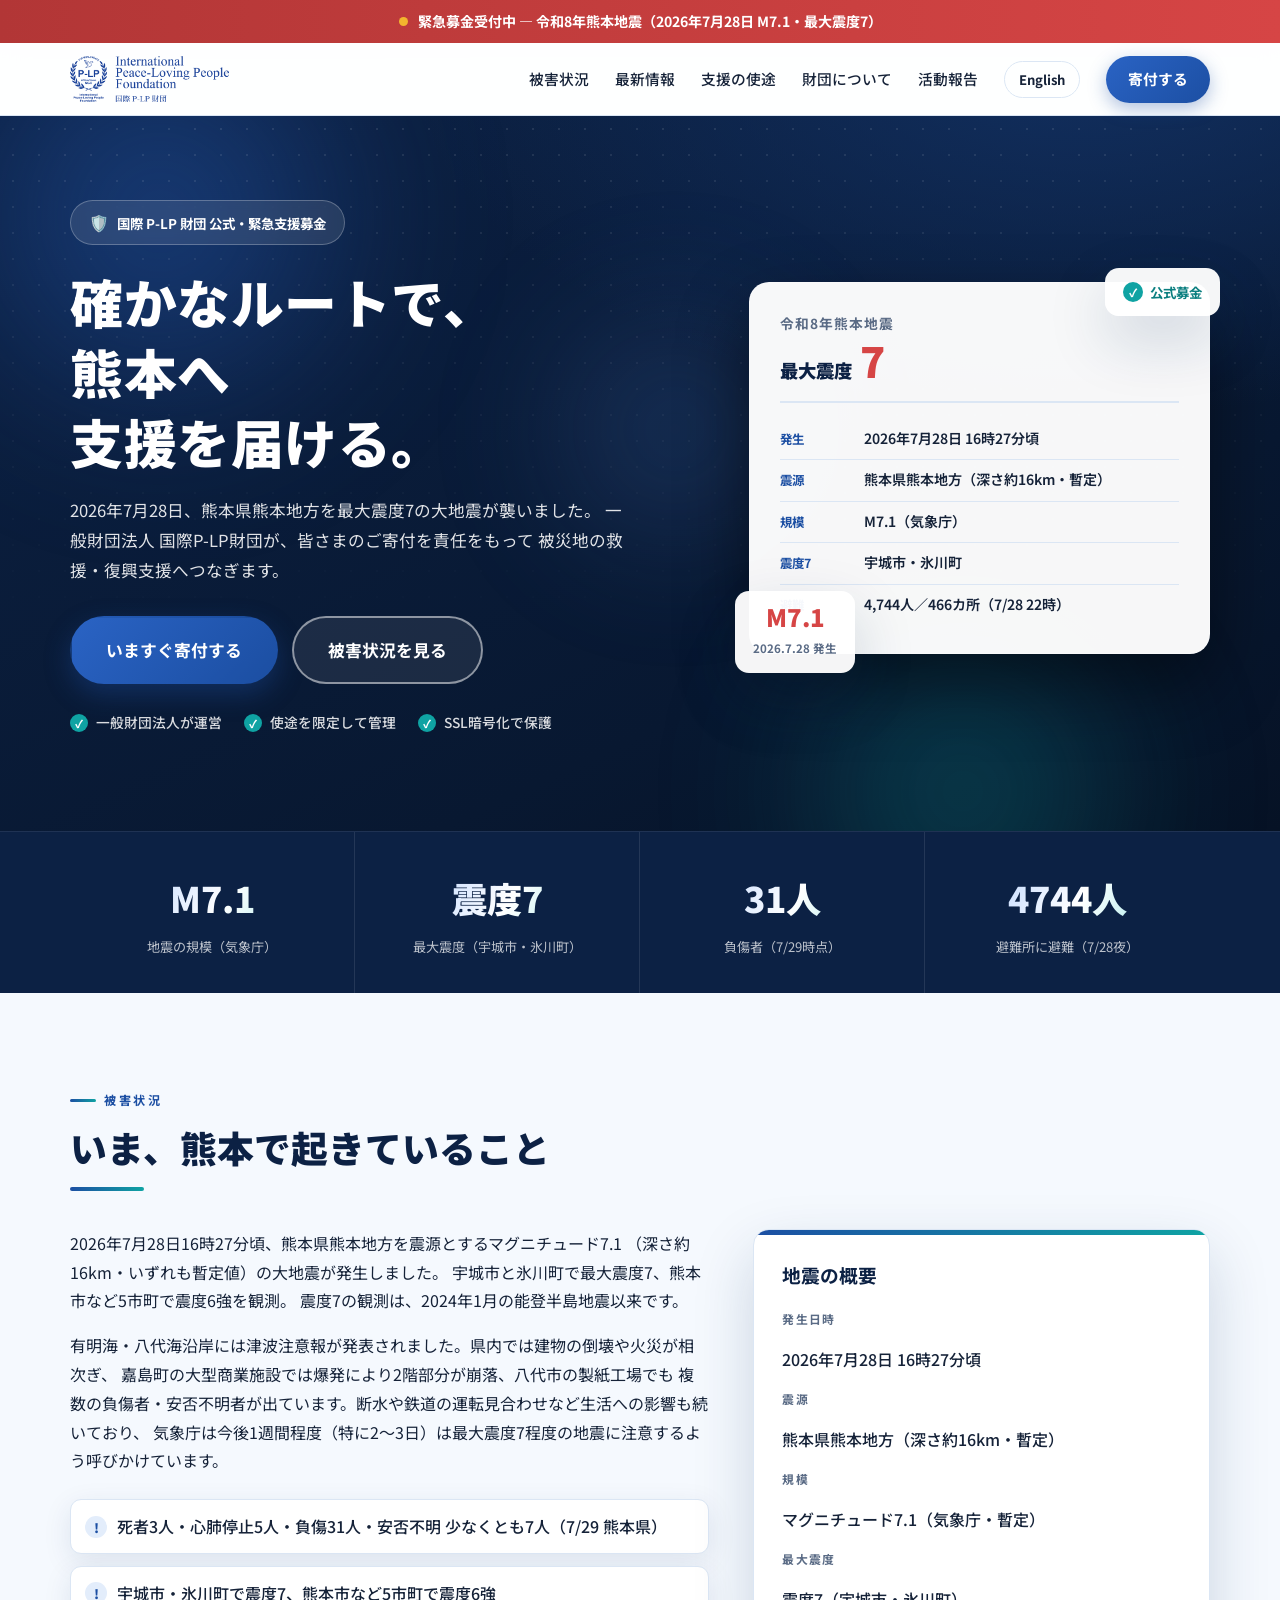
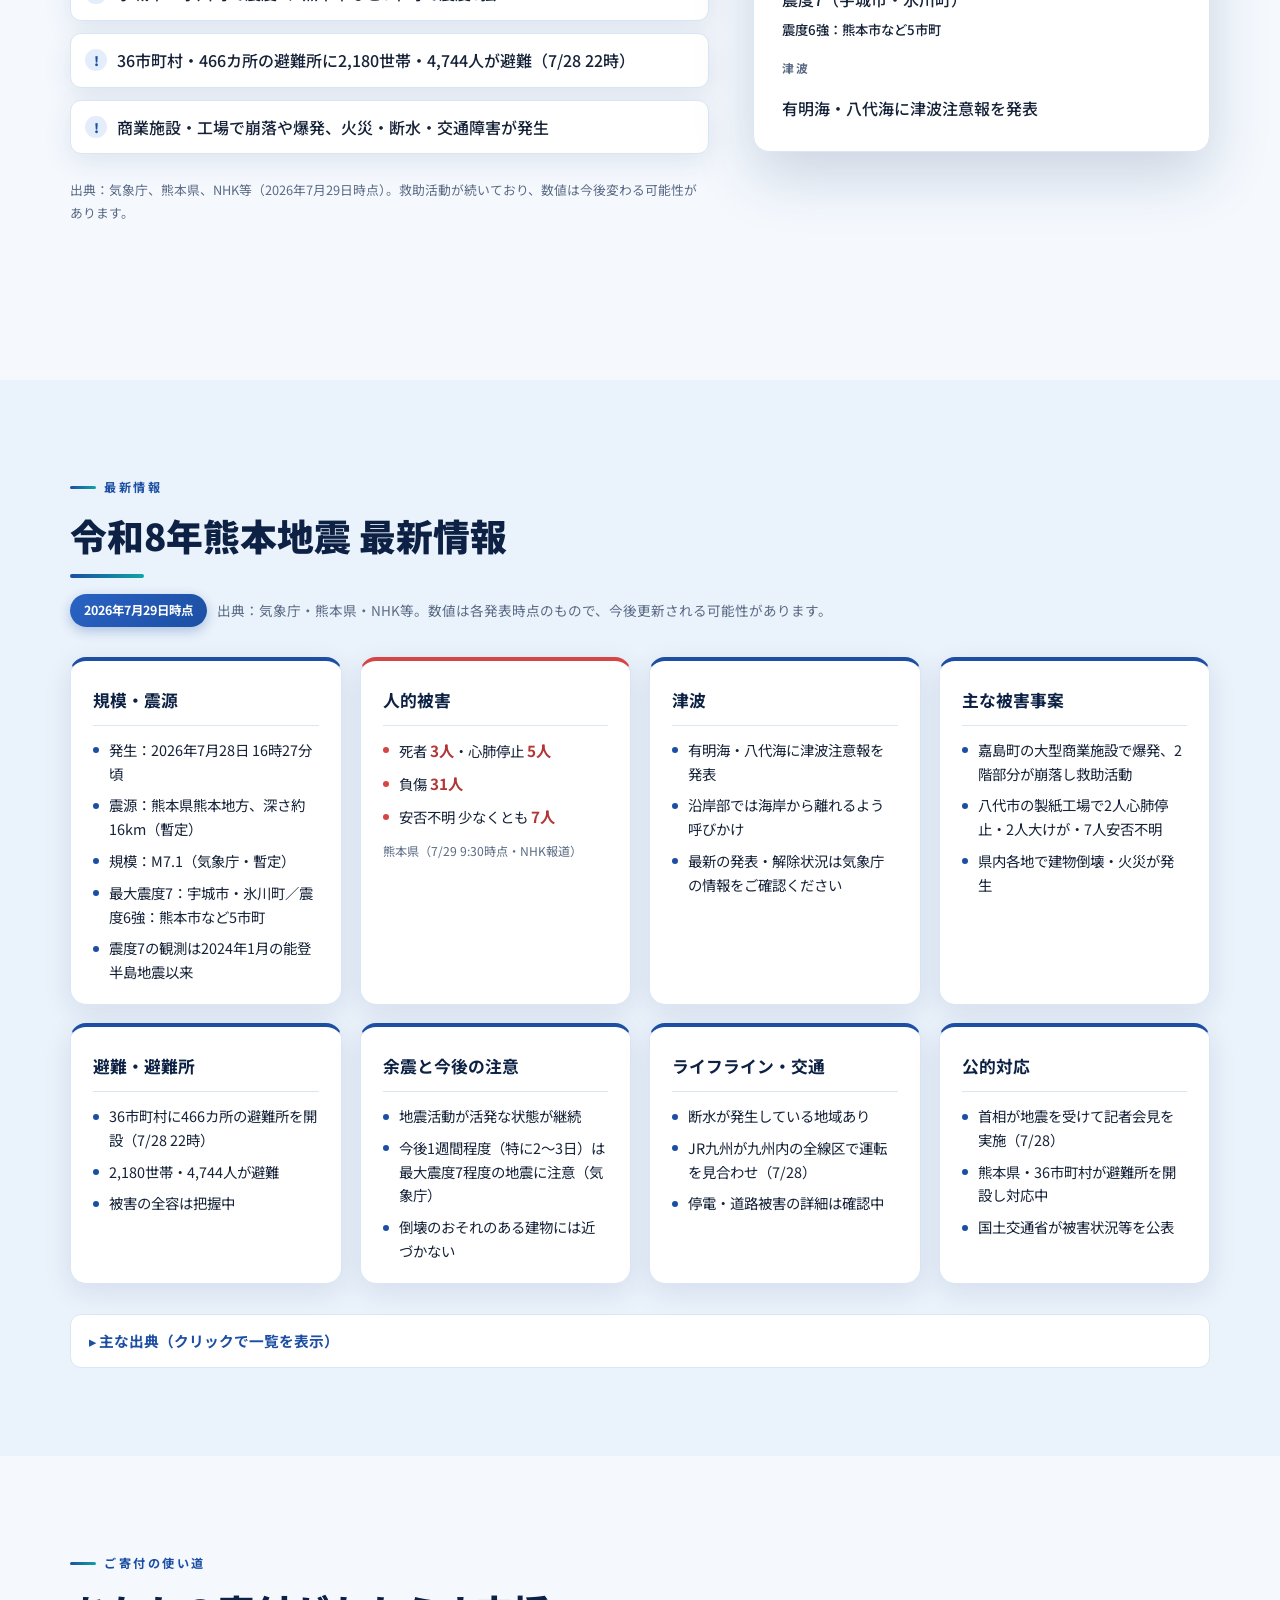
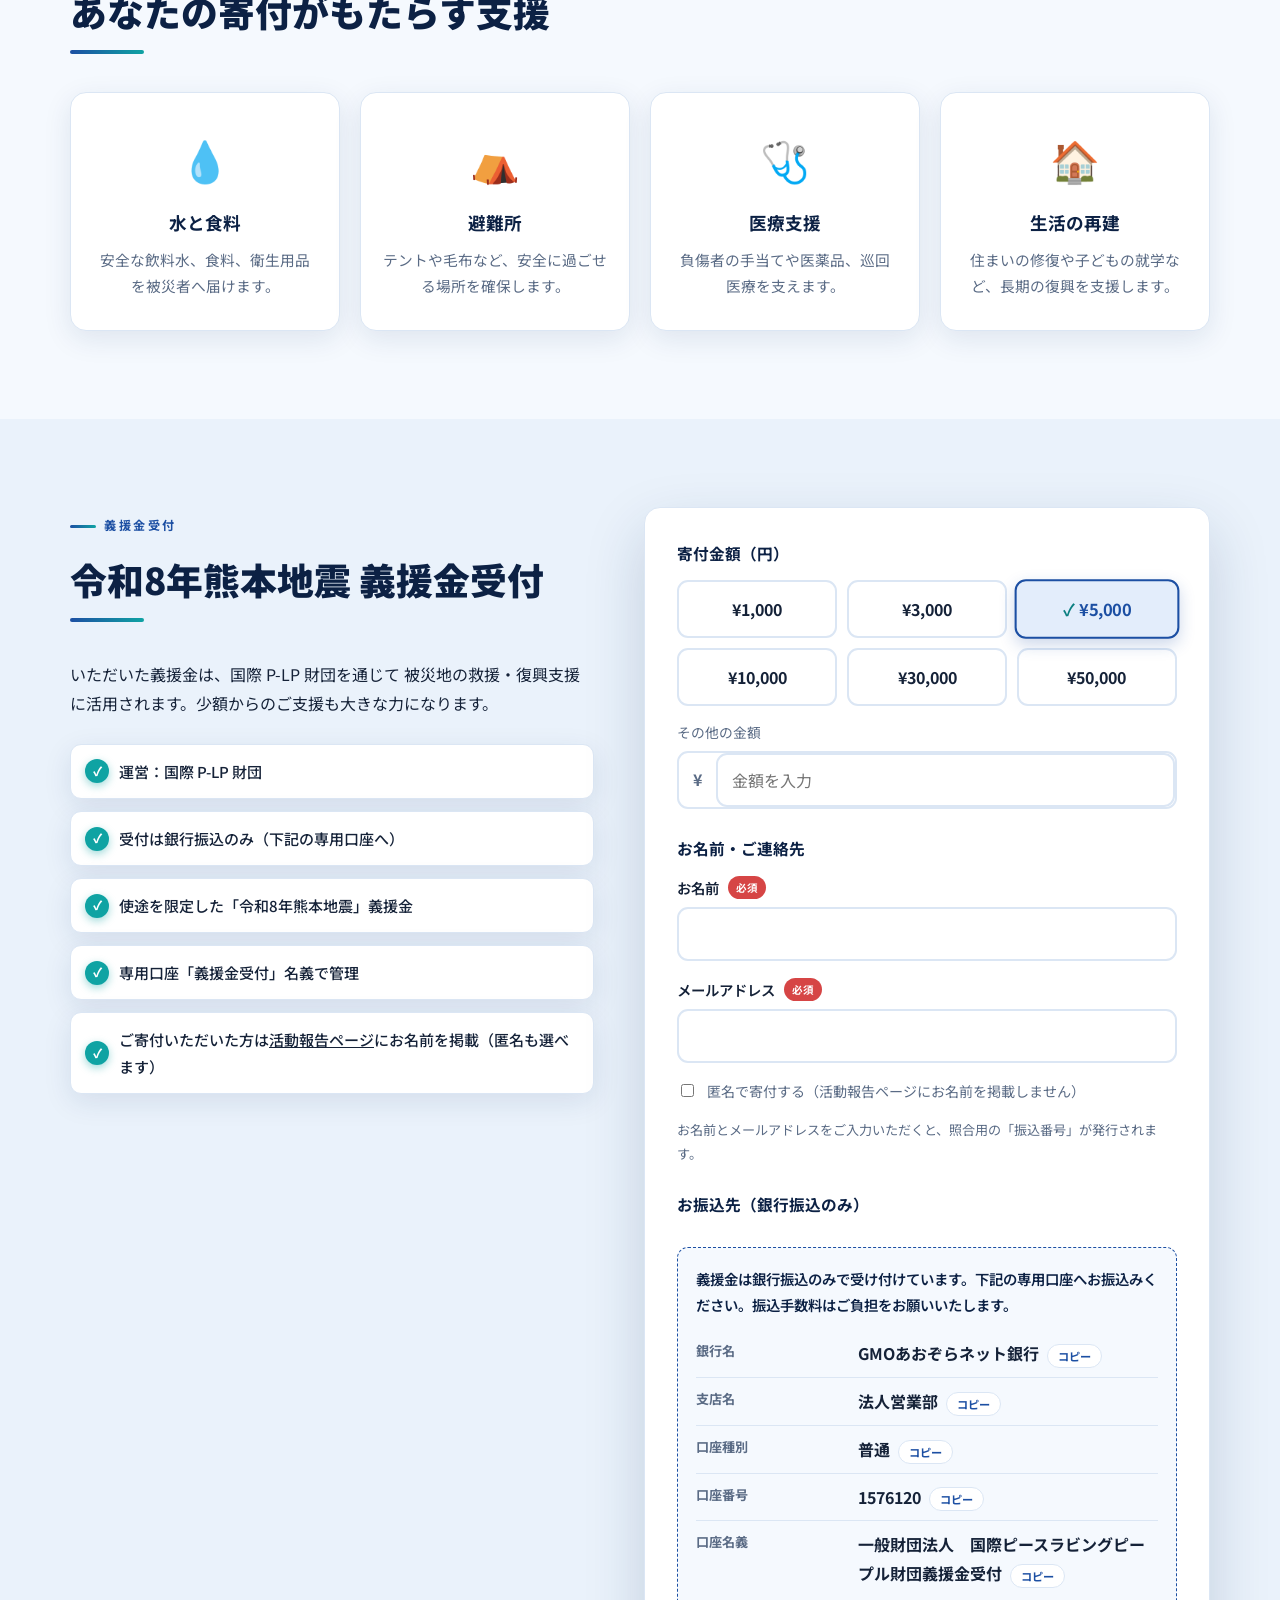
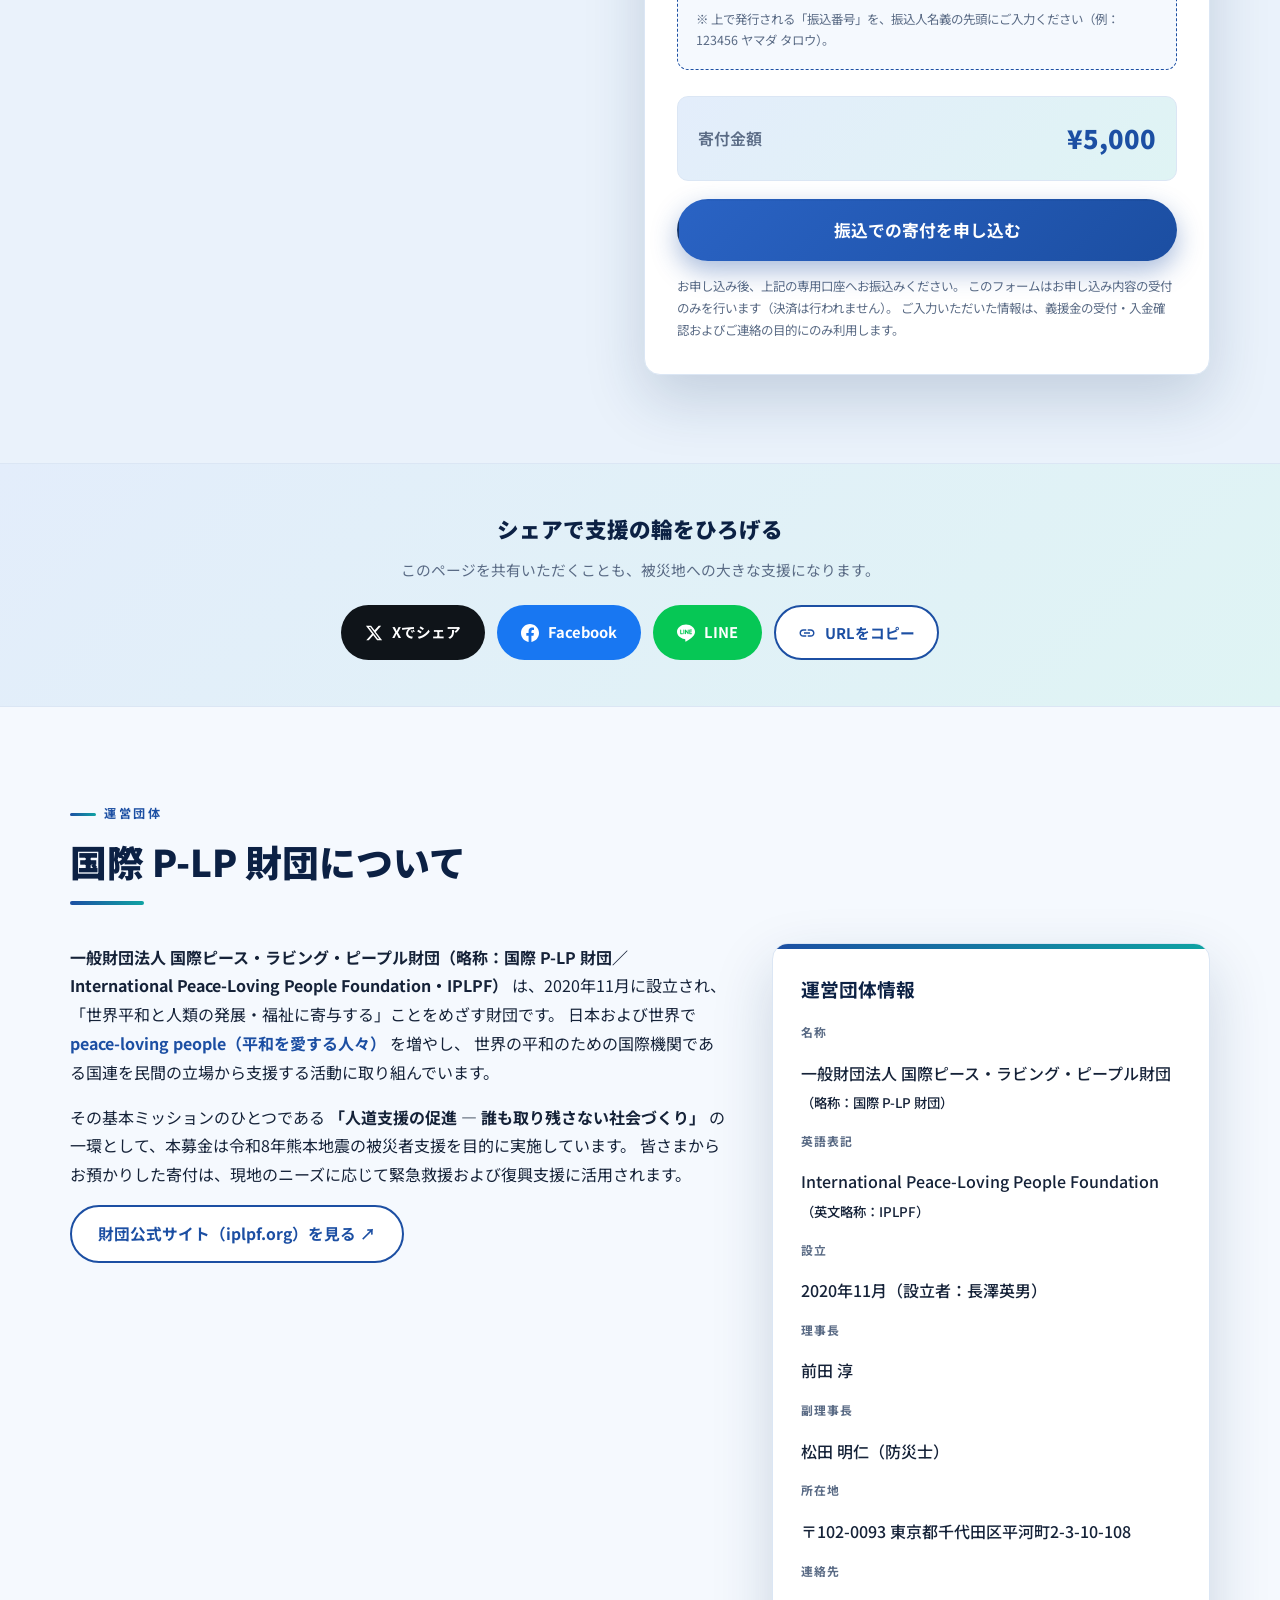
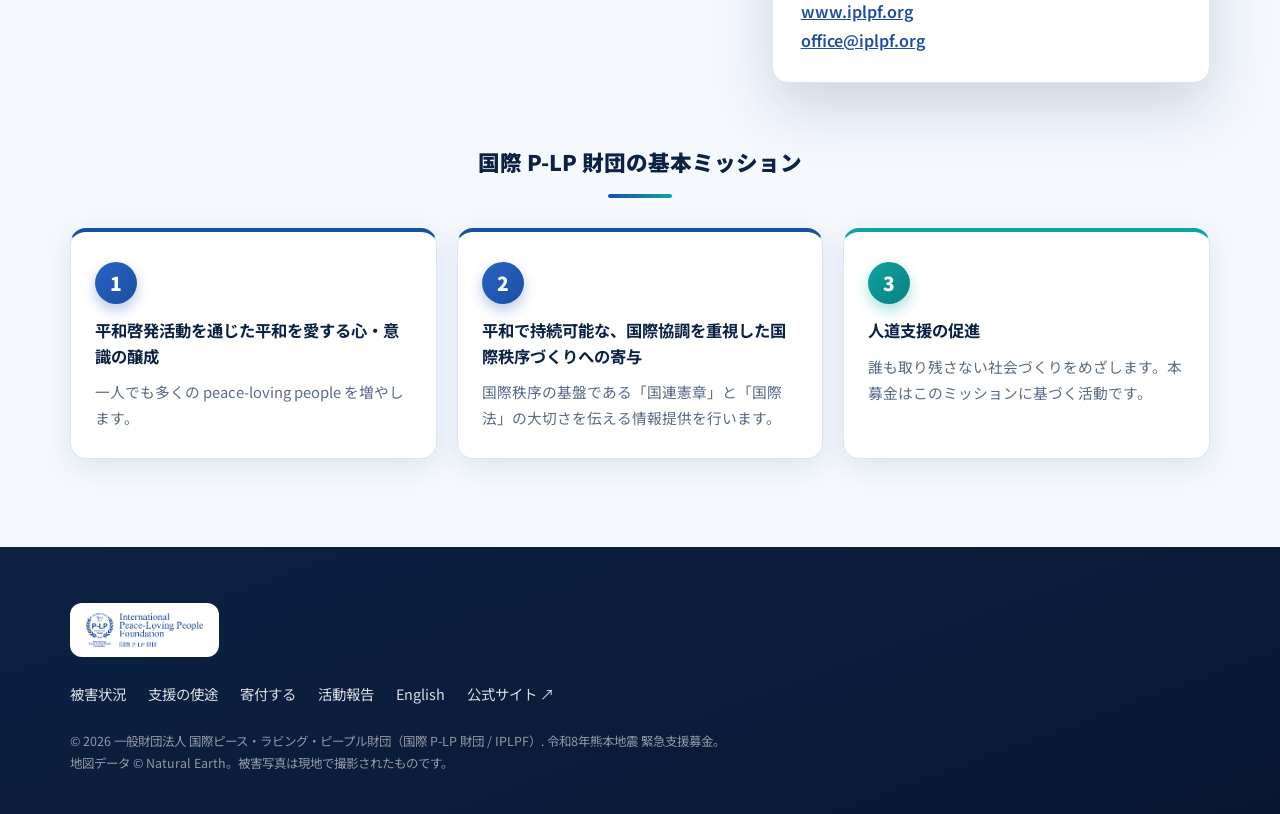
<file: index.html>
<!DOCTYPE html>
<html lang="ja">
<head>
  <meta charset="UTF-8" />
  <meta name="viewport" content="width=device-width, initial-scale=1.0" />
  <title>令和8年熊本地震 緊急支援募金 | 国際 P-LP 財団</title>
  <meta name="description" content="2026年7月28日に熊本県熊本地方で発生したマグニチュード7.1・最大震度7の地震。被災された方々への緊急人道支援にご協力ください。国際 P-LP 財団が運営する公式募金サイトです。" />

  <!-- Open Graph -->
  <meta property="og:title" content="令和8年熊本地震 緊急支援募金" />
  <meta property="og:description" content="令和8年熊本地震の被災者支援にご協力ください。運営：国際 P-LP 財団" />
  <meta property="og:image" content="assets/images/logo.png" />
  <meta property="og:type" content="website" />
  <meta property="og:locale" content="ja_JP" />
  <meta property="og:locale:alternate" content="en_US" />

  <link rel="alternate" hreflang="ja" href="index.html" />
  <link rel="alternate" hreflang="en" href="en.html" />

  <link rel="preconnect" href="https://fonts.googleapis.com" />
  <link rel="preconnect" href="https://fonts.gstatic.com" crossorigin />
  <link href="https://fonts.googleapis.com/css2?family=Noto+Sans+JP:wght@400;500;700;900&display=swap" rel="stylesheet" />
  <link rel="stylesheet" href="css/style.css" />
</head>
<body>
  <!-- 緊急速報バー -->
  <div class="alert-bar" role="alert">
    <span class="alert-dot" aria-hidden="true"></span>
    緊急募金受付中 ― 令和8年熊本地震（2026年7月28日 M7.1・最大震度7）
  </div>

  <!-- ヘッダー -->
  <header class="site-header">
    <div class="container header-inner">
      <a class="brand" href="#top">
        <img class="brand-logo" src="assets/images/logo.png" alt="国際 P-LP 財団 International Peace-Loving People Foundation" />
      </a>
      <nav class="site-nav" aria-label="メインナビゲーション">
        <a href="#situation">被害状況</a>
        <a href="#latest">最新情報</a>
        <a href="#use">支援の使途</a>
        <a href="#about">財団について</a>
        <a href="report.html">活動報告</a>
        <a href="en.html" class="lang-link" lang="en">English</a>
        <a class="nav-cta" href="#donate">寄付する</a>
      </nav>
    </div>
  </header>

  <!-- ヒーロー -->
  <section class="hero" id="top">
    <div class="hero-bg" aria-hidden="true">
      <span class="aurora aurora-1"></span>
      <span class="aurora aurora-2"></span>
      <span class="aurora aurora-3"></span>
      <span class="hero-grid"></span>
    </div>
    <div class="container hero-inner">
      <div class="hero-content">
        <p class="hero-eyebrow"><span class="shield" aria-hidden="true">🛡️</span> 国際 P-LP 財団 公式・緊急支援募金</p>
        <h1><span class="line">確かなルートで、</span><br /><span class="line">熊本へ</span><br /><span class="line">支援を届ける。</span></h1>
        <p class="hero-lead">
          2026年7月28日、熊本県熊本地方を最大震度7の大地震が襲いました。
          一般財団法人 国際P-LP財団が、皆さまのご寄付を責任をもって
          被災地の救援・復興支援へつなぎます。
        </p>
        <div class="hero-actions">
          <a class="btn btn-primary btn-lg" href="#donate">いますぐ寄付する</a>
          <a class="btn btn-ghost btn-lg" href="#situation">被害状況を見る</a>
        </div>
        <ul class="hero-trust" role="list">
          <li>一般財団法人が運営</li>
          <li>使途を限定して管理</li>
          <li>SSL暗号化で保護</li>
        </ul>
      </div>
      <div class="hero-figure">
        <div class="hero-photo hero-panel">
          <p class="hero-panel-title">令和8年熊本地震</p>
          <p class="hero-panel-big">最大震度 <span>7</span></p>
          <dl class="hero-panel-list">
            <div><dt>発生</dt><dd>2026年7月28日 16時27分頃</dd></div>
            <div><dt>震源</dt><dd>熊本県熊本地方（深さ約16km・暫定）</dd></div>
            <div><dt>規模</dt><dd>M7.1（気象庁）</dd></div>
            <div><dt>震度7</dt><dd>宇城市・氷川町</dd></div>
            <div><dt>避難</dt><dd>4,744人／466カ所（7/28 22時）</dd></div>
          </dl>
        </div>
        <div class="hero-chip hero-chip-quake">
          <span class="hero-chip-num">M7.1</span>
          <small>2026.7.28 発生</small>
        </div>
        <div class="hero-chip hero-chip-verified">
          <span class="check" aria-hidden="true">✓</span> 公式募金
        </div>
      </div>
    </div>
  </section>

  <!-- 統計 -->
  <section class="stats">
    <div class="container stats-grid">
      <div class="stat">
        <span class="stat-num">M7.1</span>
        <span class="stat-label">地震の規模（気象庁）</span>
      </div>
      <div class="stat">
        <span class="stat-num">震度7</span>
        <span class="stat-label">最大震度（宇城市・氷川町）</span>
      </div>
      <div class="stat">
        <span class="stat-num">31人</span>
        <span class="stat-label">負傷者（7/29時点）</span>
      </div>
      <div class="stat">
        <span class="stat-num">4744人</span>
        <span class="stat-label">避難所に避難（7/28夜）</span>
      </div>
    </div>
  </section>

  <!-- 被害状況 -->
  <section class="section" id="situation">
    <div class="container">
      <p class="section-eyebrow">被害状況</p>
      <h2 class="section-title">いま、熊本で起きていること</h2>
      <div class="situation-layout">
        <div class="situation-text">
          <p>
            2026年7月28日16時27分頃、熊本県熊本地方を震源とするマグニチュード7.1
            （深さ約16km・いずれも暫定値）の大地震が発生しました。
            宇城市と氷川町で最大震度7、熊本市など5市町で震度6強を観測。
            震度7の観測は、2024年1月の能登半島地震以来です。
          </p>
          <p>
            有明海・八代海沿岸には津波注意報が発表されました。県内では建物の倒壊や火災が相次ぎ、
            嘉島町の大型商業施設では爆発により2階部分が崩落、八代市の製紙工場でも
            複数の負傷者・安否不明者が出ています。断水や鉄道の運転見合わせなど生活への影響も続いており、
            気象庁は今後1週間程度（特に2〜3日）は最大震度7程度の地震に注意するよう呼びかけています。
          </p>
          <ul class="fact-list">
            <li>死者3人・心肺停止5人・負傷31人・安否不明 少なくとも7人（7/29 熊本県）</li>
            <li>宇城市・氷川町で震度7、熊本市など5市町で震度6強</li>
            <li>36市町村・466カ所の避難所に2,180世帯・4,744人が避難（7/28 22時）</li>
            <li>商業施設・工場で崩落や爆発、火災・断水・交通障害が発生</li>
          </ul>
          <p class="source-note">
            出典：気象庁、熊本県、NHK等（2026年7月29日時点）。救助活動が続いており、数値は今後変わる可能性があります。
          </p>
        </div>
        <aside class="about-card">
          <h3>地震の概要</h3>
          <dl>
            <dt>発生日時</dt>
            <dd>2026年7月28日 16時27分頃</dd>
            <dt>震源</dt>
            <dd>熊本県熊本地方（深さ約16km・暫定）</dd>
            <dt>規模</dt>
            <dd>マグニチュード7.1（気象庁・暫定）</dd>
            <dt>最大震度</dt>
            <dd>震度7（宇城市・氷川町）<br /><small>震度6強：熊本市など5市町</small></dd>
            <dt>津波</dt>
            <dd>有明海・八代海に津波注意報を発表</dd>
          </dl>
        </aside>
      </div>
    </div>
  </section>

  <!-- 最新情報 -->
  <section class="section section-alt" id="latest">
    <div class="container">
      <p class="section-eyebrow">最新情報</p>
      <h2 class="section-title">令和8年熊本地震 最新情報</h2>
      <p class="update-meta">
        <span class="update-badge">2026年7月29日時点</span>
        出典：気象庁・熊本県・NHK等。数値は各発表時点のもので、今後更新される可能性があります。
      </p>

      <div class="update-grid">
        <article class="update-card">
          <h3>規模・震源</h3>
          <ul>
            <li>発生：2026年7月28日 16時27分頃</li>
            <li>震源：熊本県熊本地方、深さ約16km（暫定）</li>
            <li>規模：M7.1（気象庁・暫定）</li>
            <li>最大震度7：宇城市・氷川町／震度6強：熊本市など5市町</li>
            <li>震度7の観測は2024年1月の能登半島地震以来</li>
          </ul>
        </article>

        <article class="update-card update-card-alert">
          <h3>人的被害</h3>
          <ul>
            <li>死者 <strong>3人</strong>・心肺停止 <strong>5人</strong></li>
            <li>負傷 <strong>31人</strong></li>
            <li>安否不明 少なくとも <strong>7人</strong></li>
          </ul>
          <p class="update-src">熊本県（7/29 9:30時点・NHK報道）</p>
        </article>

        <article class="update-card">
          <h3>津波</h3>
          <ul>
            <li>有明海・八代海に津波注意報を発表</li>
            <li>沿岸部では海岸から離れるよう呼びかけ</li>
            <li>最新の発表・解除状況は気象庁の情報をご確認ください</li>
          </ul>
        </article>

        <article class="update-card">
          <h3>主な被害事案</h3>
          <ul>
            <li>嘉島町の大型商業施設で爆発、2階部分が崩落し救助活動</li>
            <li>八代市の製紙工場で2人心肺停止・2人大けが・7人安否不明</li>
            <li>県内各地で建物倒壊・火災が発生</li>
          </ul>
        </article>

        <article class="update-card">
          <h3>避難・避難所</h3>
          <ul>
            <li>36市町村に466カ所の避難所を開設（7/28 22時）</li>
            <li>2,180世帯・4,744人が避難</li>
            <li>被害の全容は把握中</li>
          </ul>
        </article>

        <article class="update-card">
          <h3>余震と今後の注意</h3>
          <ul>
            <li>地震活動が活発な状態が継続</li>
            <li>今後1週間程度（特に2〜3日）は最大震度7程度の地震に注意（気象庁）</li>
            <li>倒壊のおそれのある建物には近づかない</li>
          </ul>
        </article>

        <article class="update-card">
          <h3>ライフライン・交通</h3>
          <ul>
            <li>断水が発生している地域あり</li>
            <li>JR九州が九州内の全線区で運転を見合わせ（7/28）</li>
            <li>停電・道路被害の詳細は確認中</li>
          </ul>
        </article>

        <article class="update-card">
          <h3>公的対応</h3>
          <ul>
            <li>首相が地震を受けて記者会見を実施（7/28）</li>
            <li>熊本県・36市町村が避難所を開設し対応中</li>
            <li>国土交通省が被害状況等を公表</li>
          </ul>
        </article>
      </div>

      <details class="sources">
        <summary>主な出典（クリックで一覧を表示）</summary>
        <ul>
          <li><a href="https://www.jma.go.jp/jma/menu/20260728_kumamoto_jishin.html" target="_blank" rel="noopener noreferrer">気象庁：令和8年熊本地震の地震活動の関連情報</a></li>
          <li><a href="https://www.jma.go.jp/jma/press/2607/28b/202607281915.html" target="_blank" rel="noopener noreferrer">気象庁：7月28日16時27分頃の熊本県熊本地方の地震について（第2報）</a></li>
          <li><a href="https://www.kantei.go.jp/jp/105/statement/2026/0728kaiken.html" target="_blank" rel="noopener noreferrer">首相官邸：熊本県熊本地方を震源とする地震についての会見</a></li>
          <li><a href="https://www.mlit.go.jp/saigai/saigai_260728.html" target="_blank" rel="noopener noreferrer">国土交通省：令和8年熊本地震による被害状況等について</a></li>
          <li><a href="https://news.web.nhk/newsweb/na/na-k10015189221000" target="_blank" rel="noopener noreferrer">NHK：【熊本県まとめ】3人死亡 5人心肺停止 少なくとも7人安否不明</a></li>
          <li><a href="https://news.web.nhk/newsweb/na/na-k10015188691000" target="_blank" rel="noopener noreferrer">NHK：日本製紙の八代工場 2人心肺停止 2人大けが 7人安否不明</a></li>
          <li><a href="https://news.web.nhk/newsweb/na/na-k10015189251000" target="_blank" rel="noopener noreferrer">NHK：震度7 その後も地震活動活発 同程度の地震に1週間ほど注意</a></li>
          <li><a href="https://ja.wikipedia.org/wiki/%E7%86%8A%E6%9C%AC%E5%9C%B0%E9%9C%87_(2026%E5%B9%B4)" target="_blank" rel="noopener noreferrer">Wikipedia：熊本地震（2026年）</a></li>
        </ul>
      </details>
    </div>
  </section>

  <!-- 支援の使途 -->
  <section class="section" id="use">
    <div class="container">
      <p class="section-eyebrow">ご寄付の使い道</p>
      <h2 class="section-title">あなたの寄付がもたらす支援</h2>
      <div class="use-grid">
        <div class="use-card">
          <div class="use-icon" aria-hidden="true">💧</div>
          <h3>水と食料</h3>
          <p>安全な飲料水、食料、衛生用品を被災者へ届けます。</p>
        </div>
        <div class="use-card">
          <div class="use-icon" aria-hidden="true">⛺</div>
          <h3>避難所</h3>
          <p>テントや毛布など、安全に過ごせる場所を確保します。</p>
        </div>
        <div class="use-card">
          <div class="use-icon" aria-hidden="true">🩺</div>
          <h3>医療支援</h3>
          <p>負傷者の手当てや医薬品、巡回医療を支えます。</p>
        </div>
        <div class="use-card">
          <div class="use-icon" aria-hidden="true">🏠</div>
          <h3>生活の再建</h3>
          <p>住まいの修復や子どもの就学など、長期の復興を支援します。</p>
        </div>
      </div>
    </div>
  </section>

  <!-- 寄付フォーム -->
  <section class="section donate" id="donate">
    <div class="container donate-layout">
      <div class="donate-intro">
        <p class="section-eyebrow">義援金受付</p>
        <h2 class="section-title">令和8年熊本地震 義援金受付</h2>
        <p>
          いただいた義援金は、国際 P-LP 財団を通じて
          被災地の救援・復興支援に活用されます。少額からのご支援も大きな力になります。
        </p>
        <ul class="trust-list">
          <li>運営：国際 P-LP 財団</li>
          <li>受付は銀行振込のみ（下記の専用口座へ）</li>
          <li>使途を限定した「令和8年熊本地震」義援金</li>
          <li>専用口座「義援金受付」名義で管理</li>
          <li>ご寄付いただいた方は<a href="report.html">活動報告ページ</a>にお名前を掲載（匿名も選べます）</li>
        </ul>
      </div>

      <form class="donate-card" id="donation-form" novalidate>
        <fieldset>
          <legend>寄付金額（円）</legend>
          <div class="amount-grid" role="group" aria-label="寄付金額">
            <button type="button" class="amount-btn" data-amount="1000">¥1,000</button>
            <button type="button" class="amount-btn" data-amount="3000">¥3,000</button>
            <button type="button" class="amount-btn is-active" data-amount="5000">¥5,000</button>
            <button type="button" class="amount-btn" data-amount="10000">¥10,000</button>
            <button type="button" class="amount-btn" data-amount="30000">¥30,000</button>
            <button type="button" class="amount-btn" data-amount="50000">¥50,000</button>
          </div>
          <div class="custom-amount">
            <label for="custom-amount">その他の金額</label>
            <div class="input-prefix">
              <span>¥</span>
              <input type="number" id="custom-amount" name="custom-amount" min="100" step="100" inputmode="numeric" placeholder="金額を入力" />
            </div>
          </div>
        </fieldset>

        <fieldset>
          <legend>お名前・ご連絡先</legend>
          <div class="field">
            <label for="name">お名前 <span class="req">必須</span></label>
            <input type="text" id="name" name="name" autocomplete="name" required />
          </div>
          <div class="field">
            <label for="email">メールアドレス <span class="req">必須</span></label>
            <input type="email" id="email" name="email" autocomplete="email" required />
          </div>
          <label class="checkbox">
            <input type="checkbox" id="anonymous" name="anonymous" />
            <span>匿名で寄付する（活動報告ページにお名前を掲載しません）</span>
          </label>

          <div class="transfer-code" id="transfer-code" hidden>
            <p class="transfer-code-label">あなたの振込番号</p>
            <p class="transfer-code-num"><span id="transfer-code-num">------</span><button type="button" class="copy-btn" id="transfer-code-copy">コピー</button></p>
            <p class="transfer-code-note">
              お振込みの際、<strong>振込人名義の先頭にこの番号</strong>をご入力ください。<br />
              例：<strong><span id="transfer-code-example">123456</span> ヤマダ タロウ</strong>
            </p>
          </div>
          <p class="transfer-code-hint" id="transfer-code-hint">
            お名前とメールアドレスをご入力いただくと、照合用の「振込番号」が発行されます。
          </p>
        </fieldset>

        <fieldset>
          <legend>お振込先（銀行振込のみ）</legend>
          <div class="method-panel" data-method="bank">
            <p class="panel-lead">義援金は銀行振込のみで受け付けています。下記の専用口座へお振込みください。振込手数料はご負担をお願いいたします。</p>
            <dl class="kv-table">
              <div><dt>銀行名</dt><dd>GMOあおぞらネット銀行</dd></div>
              <div><dt>支店名</dt><dd>法人営業部</dd></div>
              <div><dt>口座種別</dt><dd>普通</dd></div>
              <div><dt>口座番号</dt><dd>1576120</dd></div>
              <div><dt>口座名義</dt><dd>一般財団法人　国際ピースラビングピープル財団義援金受付</dd></div>
            </dl>
            <p class="panel-note">※ 上で発行される「振込番号」を、振込人名義の先頭にご入力ください（例：123456 ヤマダ タロウ）。</p>
          </div>
        </fieldset>

        <div class="donate-summary">
          <span>寄付金額</span>
          <strong id="summary-amount">¥5,000</strong>
        </div>

        <button type="submit" class="btn btn-primary btn-block btn-lg" id="submit-btn">振込での寄付を申し込む</button>
        <p class="form-note" id="form-note">
          お申し込み後、上記の専用口座へお振込みください。
          このフォームはお申し込み内容の受付のみを行います（決済は行われません）。
          ご入力いただいた情報は、義援金の受付・入金確認およびご連絡の目的にのみ利用します。
        </p>
      </form>
    </div>
  </section>

  <!-- SNSシェア -->
  <section class="share-strip" id="share">
    <div class="container">
      <h2>シェアで支援の輪をひろげる</h2>
      <p>このページを共有いただくことも、被災地への大きな支援になります。</p>
      <div class="share-buttons">
        <a class="share-btn share-x" data-share="x" href="#" aria-label="Xでシェア">
          <svg viewBox="0 0 24 24" aria-hidden="true"><path d="M18.244 2.25h3.308l-7.227 8.26 8.502 11.24H16.17l-5.214-6.817L4.99 21.75H1.68l7.73-8.835L1.254 2.25H8.08l4.713 6.231 5.451-6.231Zm-1.161 17.52h1.833L7.084 4.126H5.117l11.966 15.644Z"/></svg>
          <span>Xでシェア</span>
        </a>
        <a class="share-btn share-facebook" data-share="facebook" href="#" aria-label="Facebookでシェア">
          <svg viewBox="0 0 24 24" aria-hidden="true"><path d="M24 12.073C24 5.446 18.627.073 12 .073S0 5.446 0 12.073c0 5.99 4.388 10.954 10.125 11.854v-8.385H7.078v-3.47h3.047V9.43c0-3.007 1.792-4.668 4.533-4.668 1.312 0 2.686.234 2.686.234v2.953H15.83c-1.491 0-1.956.925-1.956 1.874v2.25h3.328l-.532 3.47h-2.796v8.385C19.612 23.027 24 18.062 24 12.073Z"/></svg>
          <span>Facebook</span>
        </a>
        <a class="share-btn share-line" data-share="line" href="#" aria-label="LINEでシェア">
          <svg viewBox="0 0 24 24" aria-hidden="true"><path d="M19.365 9.863c.349 0 .63.285.63.631 0 .345-.281.63-.63.63H17.61v1.125h1.755c.349 0 .63.283.63.63 0 .344-.281.629-.63.629h-2.386c-.345 0-.627-.285-.627-.629V8.108c0-.345.282-.63.63-.63h2.386c.346 0 .627.285.627.63 0 .349-.281.63-.63.63H17.61v1.125h1.755zm-3.855 3.016c0 .27-.174.51-.432.596-.064.021-.133.031-.199.031-.211 0-.391-.09-.51-.25l-2.443-3.317v2.94c0 .344-.279.629-.631.629-.346 0-.626-.285-.626-.629V8.108c0-.27.173-.51.43-.595.06-.023.136-.033.194-.033.195 0 .375.104.495.254l2.462 3.33V8.108c0-.345.282-.63.63-.63.345 0 .63.285.63.63v4.771zm-5.741 0c0 .344-.282.629-.631.629-.345 0-.627-.285-.627-.629V8.108c0-.345.282-.63.63-.63.346 0 .628.285.628.63v4.771zm-2.466.629H4.917c-.345 0-.63-.285-.63-.629V8.108c0-.345.285-.63.63-.63.348 0 .63.285.63.63v4.141h1.756c.348 0 .629.283.629.63 0 .344-.282.629-.629.629M24 10.314C24 4.943 18.615.572 12 .572S0 4.943 0 10.314c0 4.811 4.27 8.842 10.035 9.608.391.082.923.258 1.058.59.12.301.079.766.038 1.08l-.164 1.02c-.045.301-.24 1.186 1.049.645 1.291-.539 6.916-4.078 9.436-6.975C23.176 14.393 24 12.458 24 10.314"/></svg>
          <span>LINE</span>
        </a>
        <button type="button" class="share-btn share-copy" data-share-copy>
          <svg viewBox="0 0 24 24" aria-hidden="true"><path d="M3.9 12c0-1.71 1.39-3.1 3.1-3.1h4V7H7c-2.76 0-5 2.24-5 5s2.24 5 5 5h4v-1.9H7c-1.71 0-3.1-1.39-3.1-3.1zM8 13h8v-2H8v2zm9-6h-4v1.9h4c1.71 0 3.1 1.39 3.1 3.1s-1.39 3.1-3.1 3.1h-4V17h4c2.76 0 5-2.24 5-5s-2.24-5-5-5z"/></svg>
          <span>URLをコピー</span>
        </button>
        <button type="button" class="share-btn share-native" data-share-native hidden>
          <svg viewBox="0 0 24 24" aria-hidden="true"><path d="M18 16.08c-.76 0-1.44.3-1.96.77L8.91 12.7c.05-.23.09-.46.09-.7s-.04-.47-.09-.7l7.05-4.11c.54.5 1.25.81 2.04.81 1.66 0 3-1.34 3-3s-1.34-3-3-3-3 1.34-3 3c0 .24.04.47.09.7L8.04 9.81C7.5 9.31 6.79 9 6 9c-1.66 0-3 1.34-3 3s1.34 3 3 3c.79 0 1.5-.31 2.04-.81l7.12 4.16c-.05.21-.08.43-.08.65 0 1.61 1.31 2.92 2.92 2.92s2.92-1.31 2.92-2.92-1.31-2.92-2.92-2.92z"/></svg>
          <span>共有する</span>
        </button>
      </div>
    </div>
  </section>

  <!-- 財団について -->
  <section class="section" id="about">
    <div class="container">
      <p class="section-eyebrow">運営団体</p>
      <h2 class="section-title">国際 P-LP 財団について</h2>
      <div class="about-layout">
        <div class="about-text">
          <p>
            <strong>一般財団法人 国際ピース・ラビング・ピープル財団（略称：国際 P-LP 財団／International Peace-Loving People Foundation・IPLPF）</strong>
            は、2020年11月に設立され、「世界平和と人類の発展・福祉に寄与する」ことをめざす財団です。
            日本および世界で <em>peace-loving people（平和を愛する人々）</em> を増やし、
            世界の平和のための国際機関である国連を民間の立場から支援する活動に取り組んでいます。
          </p>
          <p>
            その基本ミッションのひとつである <strong>「人道支援の促進 ― 誰も取り残さない社会づくり」</strong>
            の一環として、本募金は令和8年熊本地震の被災者支援を目的に実施しています。
            皆さまからお預かりした寄付は、現地のニーズに応じて緊急救援および復興支援に活用されます。
          </p>
          <a class="btn btn-outline" href="https://iplpf.org/" target="_blank" rel="noopener noreferrer">
            財団公式サイト（iplpf.org）を見る ↗
          </a>
        </div>
        <aside class="about-card">
          <h3>運営団体情報</h3>
          <dl>
            <dt>名称</dt>
            <dd>一般財団法人 国際ピース・ラビング・ピープル財団<br /><small>（略称：国際 P-LP 財団）</small></dd>
            <dt>英語表記</dt>
            <dd>International Peace-Loving People Foundation<br /><small>（英文略称：IPLPF）</small></dd>
            <dt>設立</dt>
            <dd>2020年11月（設立者：長澤英男）</dd>
            <dt>理事長</dt>
            <dd>前田 淳</dd>
            <dt>副理事長</dt>
            <dd>松田 明仁（防災士）</dd>
            <dt>所在地</dt>
            <dd>〒102-0093 東京都千代田区平河町2-3-10-108</dd>
            <dt>連絡先</dt>
            <dd>
              <a href="https://www.iplpf.org/" target="_blank" rel="noopener noreferrer">www.iplpf.org</a><br />
              <a href="mailto:office@iplpf.org">office@iplpf.org</a>
            </dd>
          </dl>
        </aside>
      </div>

      <div class="mission">
        <h3 class="mission-title">国際 P-LP 財団の基本ミッション</h3>
        <div class="mission-grid">
          <div class="mission-card">
            <span class="mission-num">1</span>
            <h4>平和啓発活動を通じた平和を愛する心・意識の醸成</h4>
            <p>一人でも多くの peace-loving people を増やします。</p>
          </div>
          <div class="mission-card">
            <span class="mission-num">2</span>
            <h4>平和で持続可能な、国際協調を重視した国際秩序づくりへの寄与</h4>
            <p>国際秩序の基盤である「国連憲章」と「国際法」の大切さを伝える情報提供を行います。</p>
          </div>
          <div class="mission-card mission-card-accent">
            <span class="mission-num">3</span>
            <h4>人道支援の促進</h4>
            <p>誰も取り残さない社会づくりをめざします。本募金はこのミッションに基づく活動です。</p>
          </div>
        </div>
      </div>
    </div>
  </section>

  <!-- フッター -->
  <footer class="site-footer">
    <div class="container footer-inner">
      <div class="footer-brand">
        <img class="footer-logo" src="assets/images/logo.png" alt="国際 P-LP 財団 International Peace-Loving People Foundation" />
      </div>
      <nav class="footer-nav" aria-label="フッターナビゲーション">
        <a href="#situation">被害状況</a>
        <a href="#use">支援の使途</a>
        <a href="#donate">寄付する</a>
        <a href="report.html">活動報告</a>
        <a href="en.html" lang="en">English</a>
        <a href="https://iplpf.org/" target="_blank" rel="noopener noreferrer">公式サイト ↗</a>
      </nav>
      <p class="footer-note">
        © 2026 一般財団法人 国際ピース・ラビング・ピープル財団（国際 P-LP 財団 / IPLPF）. 令和8年熊本地震 緊急支援募金。<br />
        地図データ © Natural Earth。被害写真は現地で撮影されたものです。
      </p>
    </div>
  </footer>

  <!-- モバイル用フローティング寄付ボタン -->
  <div class="float-cta" id="float-cta">
    <a class="btn btn-primary btn-lg" href="#donate">🛡️ 安心して寄付する</a>
  </div>

  <!-- 完了モーダル -->
  <div class="modal" id="thanks-modal" hidden>
    <div class="modal-backdrop" data-close></div>
    <div class="modal-card" role="dialog" aria-modal="true" aria-labelledby="thanks-title">
      <button class="modal-close" data-close aria-label="閉じる">×</button>
      <div class="modal-icon" aria-hidden="true">🤝</div>
      <h3 id="thanks-title">ご支援ありがとうございます</h3>
      <p id="thanks-body">
        あなたの温かいご寄付は、令和8年熊本地震の被災者支援に役立てられます。
      </p>
      <button class="btn btn-primary" data-close>閉じる</button>
    </div>
  </div>

  <script src="js/config.js"></script>
  <script src="js/main.js"></script>
  <script src="js/ui.js"></script>
  <script src="js/share.js"></script>
</body>
</html>
</file>
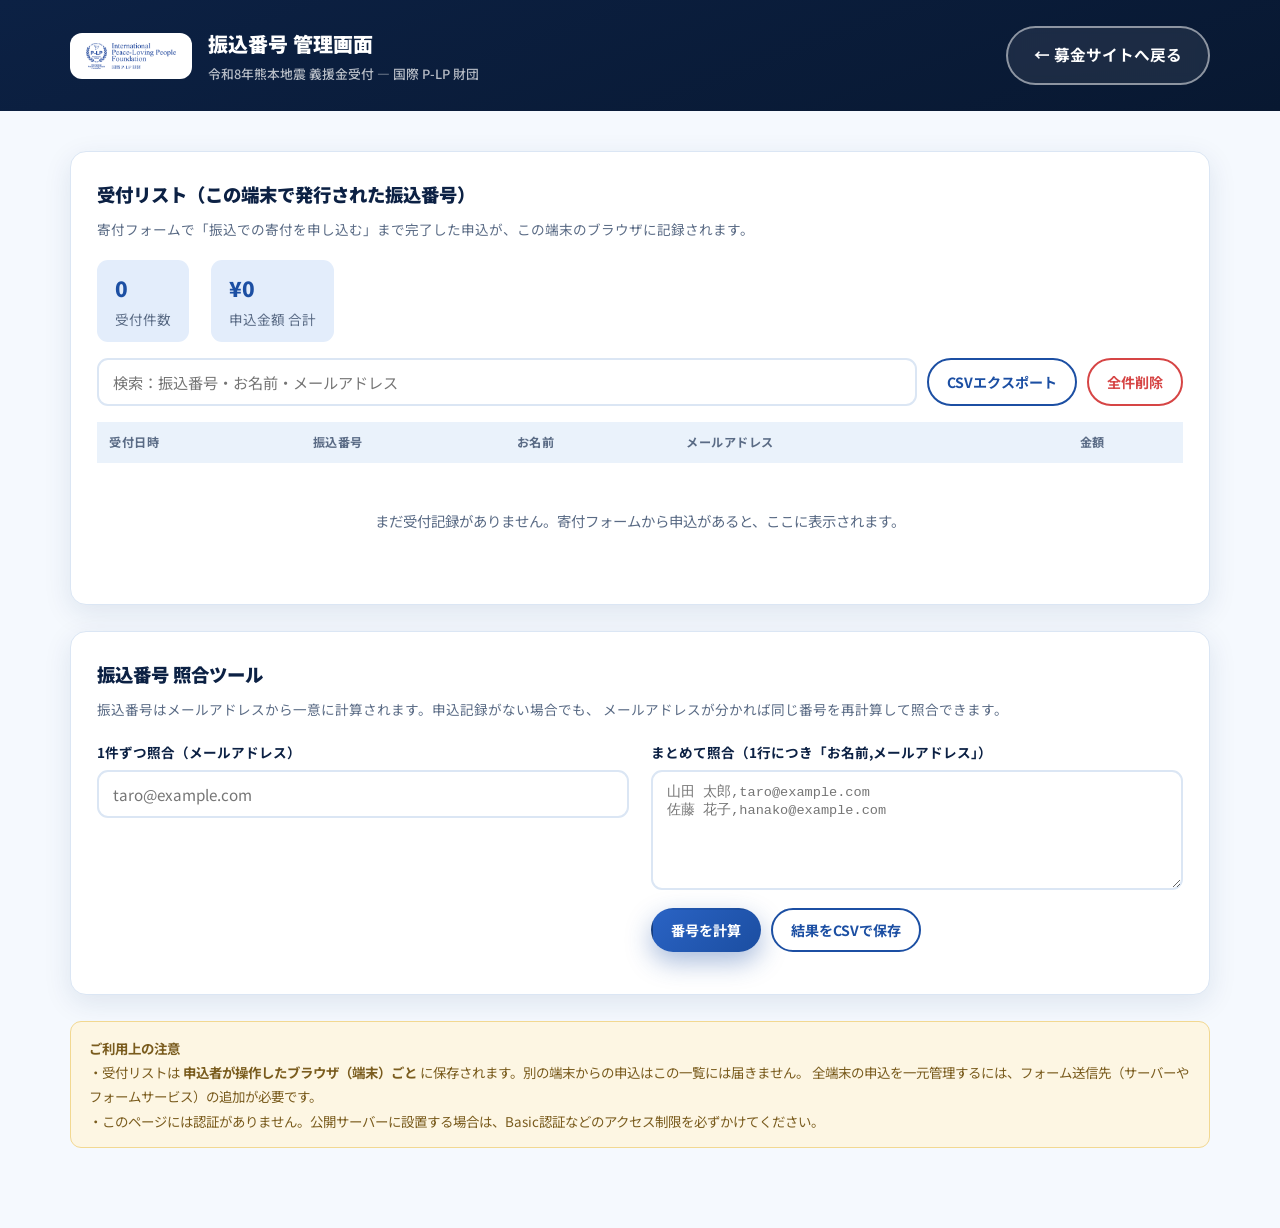
<file: admin.html>
<!DOCTYPE html>
<html lang="ja">
<head>
  <meta charset="UTF-8" />
  <meta name="viewport" content="width=device-width, initial-scale=1.0" />
  <title>振込番号 管理画面 | 令和8年熊本地震 義援金受付</title>
  <meta name="robots" content="noindex, nofollow" />
  <link rel="preconnect" href="https://fonts.googleapis.com" />
  <link rel="preconnect" href="https://fonts.gstatic.com" crossorigin />
  <link href="https://fonts.googleapis.com/css2?family=Noto+Sans+JP:wght@400;500;700;900&display=swap" rel="stylesheet" />
  <link rel="stylesheet" href="css/style.css" />
  <style>
    /* 管理画面専用の追加スタイル */
    .admin-header {
      background: linear-gradient(160deg, var(--navy-900), var(--navy-950));
      color: #fff;
      padding: 26px 0;
    }
    .admin-header-inner { display: flex; align-items: center; gap: 16px; flex-wrap: wrap; }
    .admin-header .footer-logo { height: 46px; }
    .admin-header h1 { margin: 0; font-size: 1.25rem; font-weight: 900; }
    .admin-header small { display: block; font-weight: 500; color: rgba(255,255,255,0.7); font-size: 0.8rem; }
    .admin-header .btn { margin-left: auto; }

    .admin-main { padding: 40px 0 80px; }
    .admin-card {
      background: var(--card);
      border: 1px solid var(--line);
      border-radius: var(--radius);
      box-shadow: var(--shadow);
      padding: 26px;
      margin-bottom: 26px;
    }
    .admin-card h2 {
      margin: 0 0 6px;
      font-size: 1.15rem;
      font-weight: 900;
      color: var(--navy-900);
    }
    .admin-card .sub { margin: 0 0 18px; font-size: 0.85rem; color: var(--muted); }

    .admin-toolbar { display: flex; flex-wrap: wrap; gap: 10px; margin-bottom: 16px; }
    .admin-toolbar input[type="search"] {
      flex: 1 1 240px;
      padding: 11px 14px;
      border: 2px solid var(--line);
      border-radius: var(--radius-sm);
      font-family: inherit;
      font-size: 0.95rem;
    }
    .admin-toolbar input[type="search"]:focus { outline: none; border-color: var(--brand); }
    .admin-toolbar .btn { padding: 10px 18px; font-size: 0.88rem; }
    .btn-danger { background: #fff; color: var(--danger); border-color: var(--danger); }
    .btn-danger:hover { background: var(--danger); color: #fff; }

    .admin-stats { display: flex; gap: 22px; flex-wrap: wrap; margin-bottom: 16px; }
    .admin-stat {
      background: var(--brand-soft);
      border-radius: var(--radius-sm);
      padding: 10px 18px;
      font-size: 0.85rem;
      color: var(--muted);
    }
    .admin-stat strong { display: block; font-size: 1.3rem; color: var(--brand); font-weight: 900; }

    .table-wrap { overflow-x: auto; }
    .admin-table { width: 100%; border-collapse: collapse; font-size: 0.88rem; min-width: 720px; }
    .admin-table th {
      text-align: left;
      padding: 10px 12px;
      background: var(--bg-alt);
      color: var(--muted);
      font-size: 0.76rem;
      letter-spacing: 0.5px;
      white-space: nowrap;
    }
    .admin-table td { padding: 11px 12px; border-bottom: 1px solid var(--line); vertical-align: top; }
    .admin-table .code {
      font-family: ui-monospace, "SFMono-Regular", Menlo, Consolas, monospace;
      font-weight: 900;
      color: var(--brand);
      letter-spacing: 1px;
      white-space: nowrap;
    }
    .admin-table .num { text-align: right; white-space: nowrap; }
    .admin-table .del {
      background: none; border: none; color: var(--danger);
      cursor: pointer; font-size: 0.8rem; font-weight: 700; font-family: inherit;
    }
    .admin-table .del:hover { text-decoration: underline; }
    .tag { display: inline-block; padding: 1px 9px; border-radius: 999px; font-size: 0.72rem; font-weight: 700; }
    .tag-monthly { background: var(--teal-soft); color: var(--teal-dark); }
    .tag-once { background: var(--brand-soft); color: var(--brand); }
    .tag-anon { background: #f2e8d9; color: #8a6d3b; }

    .empty { padding: 30px; text-align: center; color: var(--muted); font-size: 0.9rem; }

    .calc-grid { display: grid; grid-template-columns: 1fr 1fr; gap: 22px; }
    .calc-grid label { display: block; font-size: 0.85rem; font-weight: 700; margin-bottom: 6px; color: var(--navy-900); }
    .calc-grid input[type="email"], .calc-grid textarea {
      width: 100%;
      padding: 11px 14px;
      border: 2px solid var(--line);
      border-radius: var(--radius-sm);
      font-family: inherit;
      font-size: 0.95rem;
      box-sizing: border-box;
    }
    .calc-grid textarea { min-height: 120px; resize: vertical; font-family: ui-monospace, Menlo, Consolas, monospace; font-size: 0.85rem; }
    .calc-grid input:focus, .calc-grid textarea:focus { outline: none; border-color: var(--brand); }
    .calc-result {
      margin-top: 10px;
      font-size: 1rem;
      font-weight: 700;
      color: var(--navy-900);
      min-height: 1.5em;
    }
    .calc-result .code { color: var(--brand); font-family: ui-monospace, Menlo, Consolas, monospace; font-size: 1.3rem; letter-spacing: 2px; }

    .warn {
      background: #fdf6e3;
      border: 1px solid #f2d891;
      border-radius: var(--radius-sm);
      padding: 14px 18px;
      font-size: 0.84rem;
      color: #7a5c1e;
      line-height: 1.8;
    }

    @media (max-width: 720px) {
      .calc-grid { grid-template-columns: 1fr; }
      .admin-header .btn { margin-left: 0; }
    }
  </style>
</head>
<body>
  <header class="admin-header">
    <div class="container admin-header-inner">
      <img class="footer-logo" src="assets/images/logo.png" alt="国際 P-LP 財団" />
      <div>
        <h1>振込番号 管理画面</h1>
        <small>令和8年熊本地震 義援金受付 ― 国際 P-LP 財団</small>
      </div>
      <a class="btn btn-ghost" href="index.html">← 募金サイトへ戻る</a>
    </div>
  </header>

  <main class="admin-main">
    <div class="container">

      <!-- 受付リスト -->
      <section class="admin-card">
        <h2>受付リスト（この端末で発行された振込番号）</h2>
        <p class="sub">寄付フォームで「振込での寄付を申し込む」まで完了した申込が、この端末のブラウザに記録されます。</p>

        <div class="admin-stats">
          <div class="admin-stat"><strong id="stat-count">0</strong>受付件数</div>
          <div class="admin-stat"><strong id="stat-total">¥0</strong>申込金額 合計</div>
        </div>

        <div class="admin-toolbar">
          <input type="search" id="search" placeholder="検索：振込番号・お名前・メールアドレス" />
          <button type="button" class="btn btn-outline" id="export-csv">CSVエクスポート</button>
          <button type="button" class="btn btn-danger" id="clear-all">全件削除</button>
        </div>

        <div class="table-wrap">
          <table class="admin-table" id="records-table">
            <thead>
              <tr>
                <th>受付日時</th>
                <th>振込番号</th>
                <th>お名前</th>
                <th>メールアドレス</th>
                <th class="num">金額</th>
                <th></th>
              </tr>
            </thead>
            <tbody id="records-body"></tbody>
          </table>
          <p class="empty" id="records-empty">まだ受付記録がありません。寄付フォームから申込があると、ここに表示されます。</p>
        </div>
      </section>

      <!-- 番号計算ツール -->
      <section class="admin-card">
        <h2>振込番号 照合ツール</h2>
        <p class="sub">
          振込番号はメールアドレスから一意に計算されます。申込記録がない場合でも、
          メールアドレスが分かれば同じ番号を再計算して照合できます。
        </p>
        <div class="calc-grid">
          <div>
            <label for="calc-email">1件ずつ照合（メールアドレス）</label>
            <input type="email" id="calc-email" placeholder="taro@example.com" />
            <p class="calc-result" id="calc-result"></p>
          </div>
          <div>
            <label for="calc-bulk">まとめて照合（1行につき「お名前,メールアドレス」）</label>
            <textarea id="calc-bulk" placeholder="山田 太郎,taro@example.com&#10;佐藤 花子,hanako@example.com"></textarea>
            <div class="admin-toolbar" style="margin-top:10px">
              <button type="button" class="btn btn-primary" id="calc-bulk-run">番号を計算</button>
              <button type="button" class="btn btn-outline" id="calc-bulk-csv" hidden>結果をCSVで保存</button>
            </div>
          </div>
        </div>
        <div class="table-wrap" id="bulk-wrap" hidden>
          <table class="admin-table" id="bulk-table">
            <thead>
              <tr><th>お名前</th><th>メールアドレス</th><th>振込番号</th></tr>
            </thead>
            <tbody id="bulk-body"></tbody>
          </table>
        </div>
      </section>

      <!-- 注意 -->
      <section class="warn">
        <strong>ご利用上の注意</strong><br />
        ・受付リストは <strong>申込者が操作したブラウザ（端末）ごと</strong> に保存されます。別の端末からの申込はこの一覧には届きません。
        全端末の申込を一元管理するには、フォーム送信先（サーバーやフォームサービス）の追加が必要です。<br />
        ・このページには認証がありません。公開サーバーに設置する場合は、Basic認証などのアクセス制限を必ずかけてください。
      </section>

    </div>
  </main>

  <script src="js/admin.js"></script>
</body>
</html>
</file>
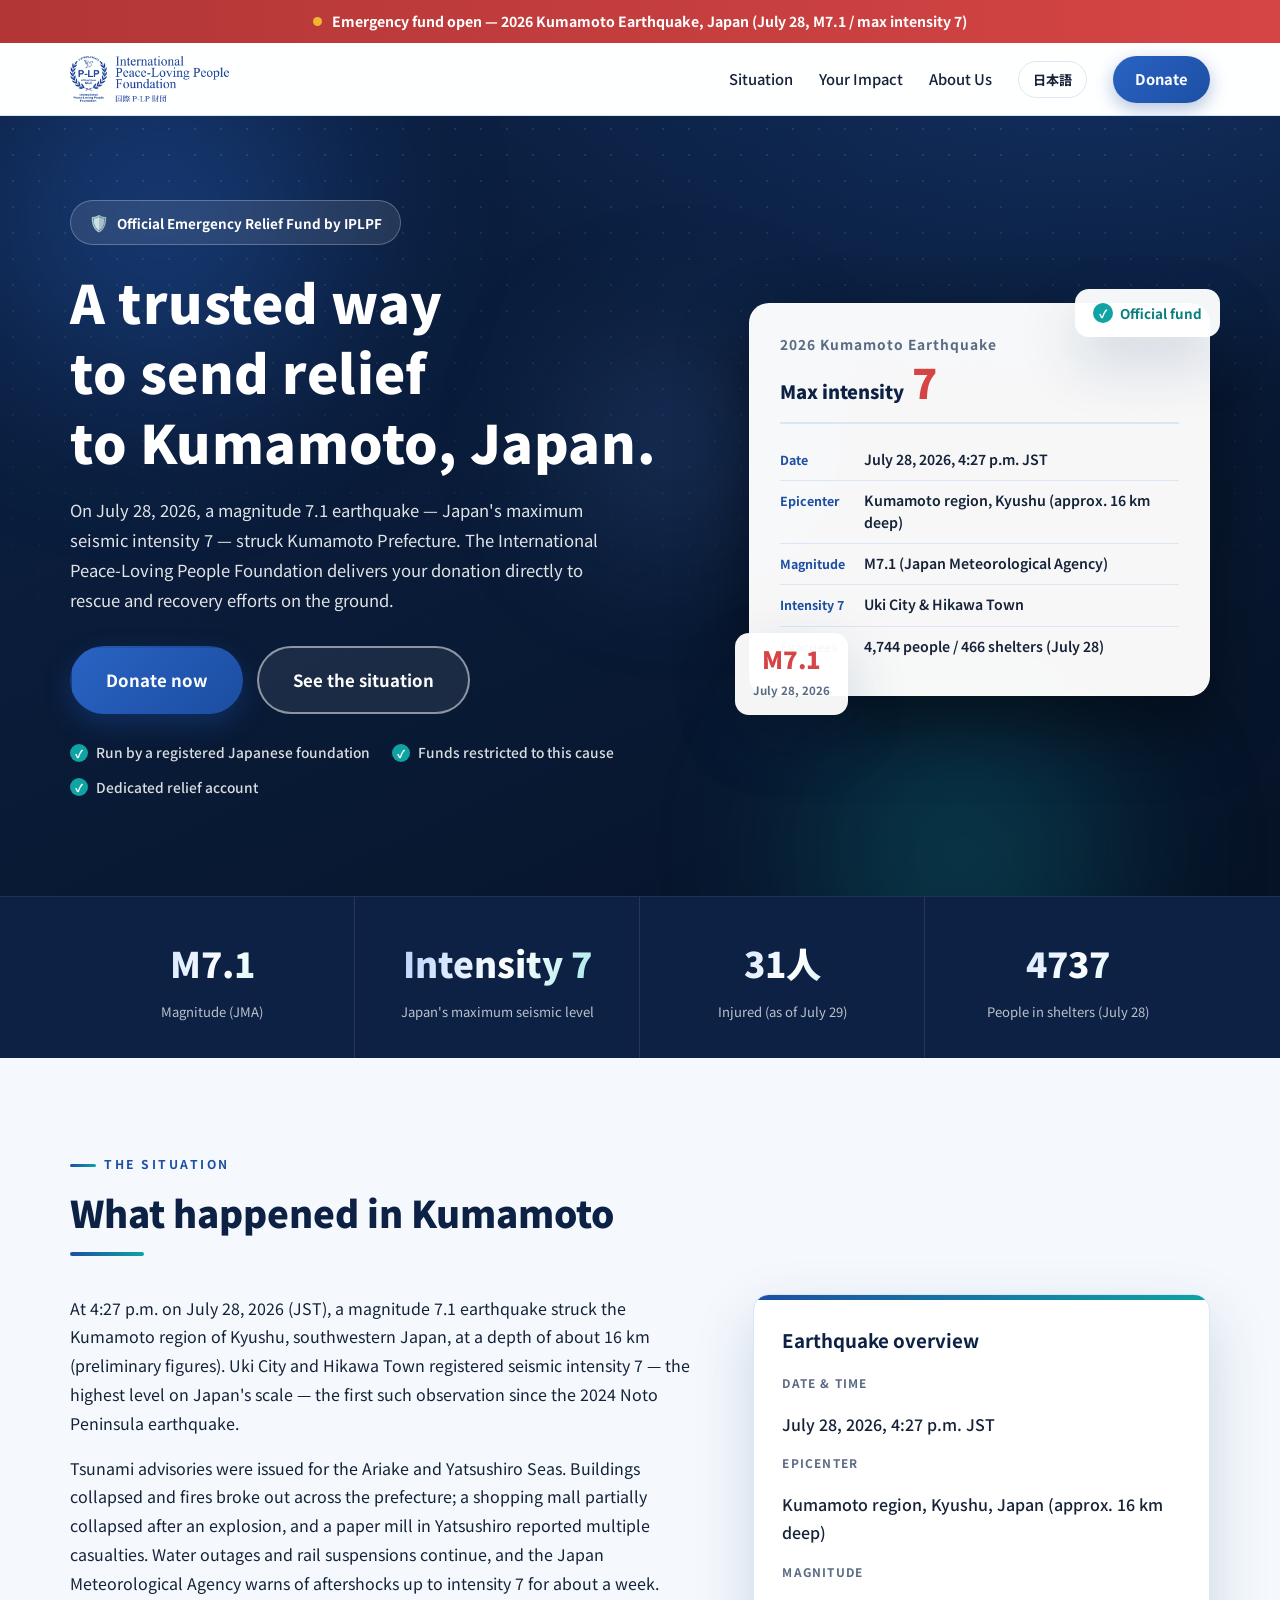
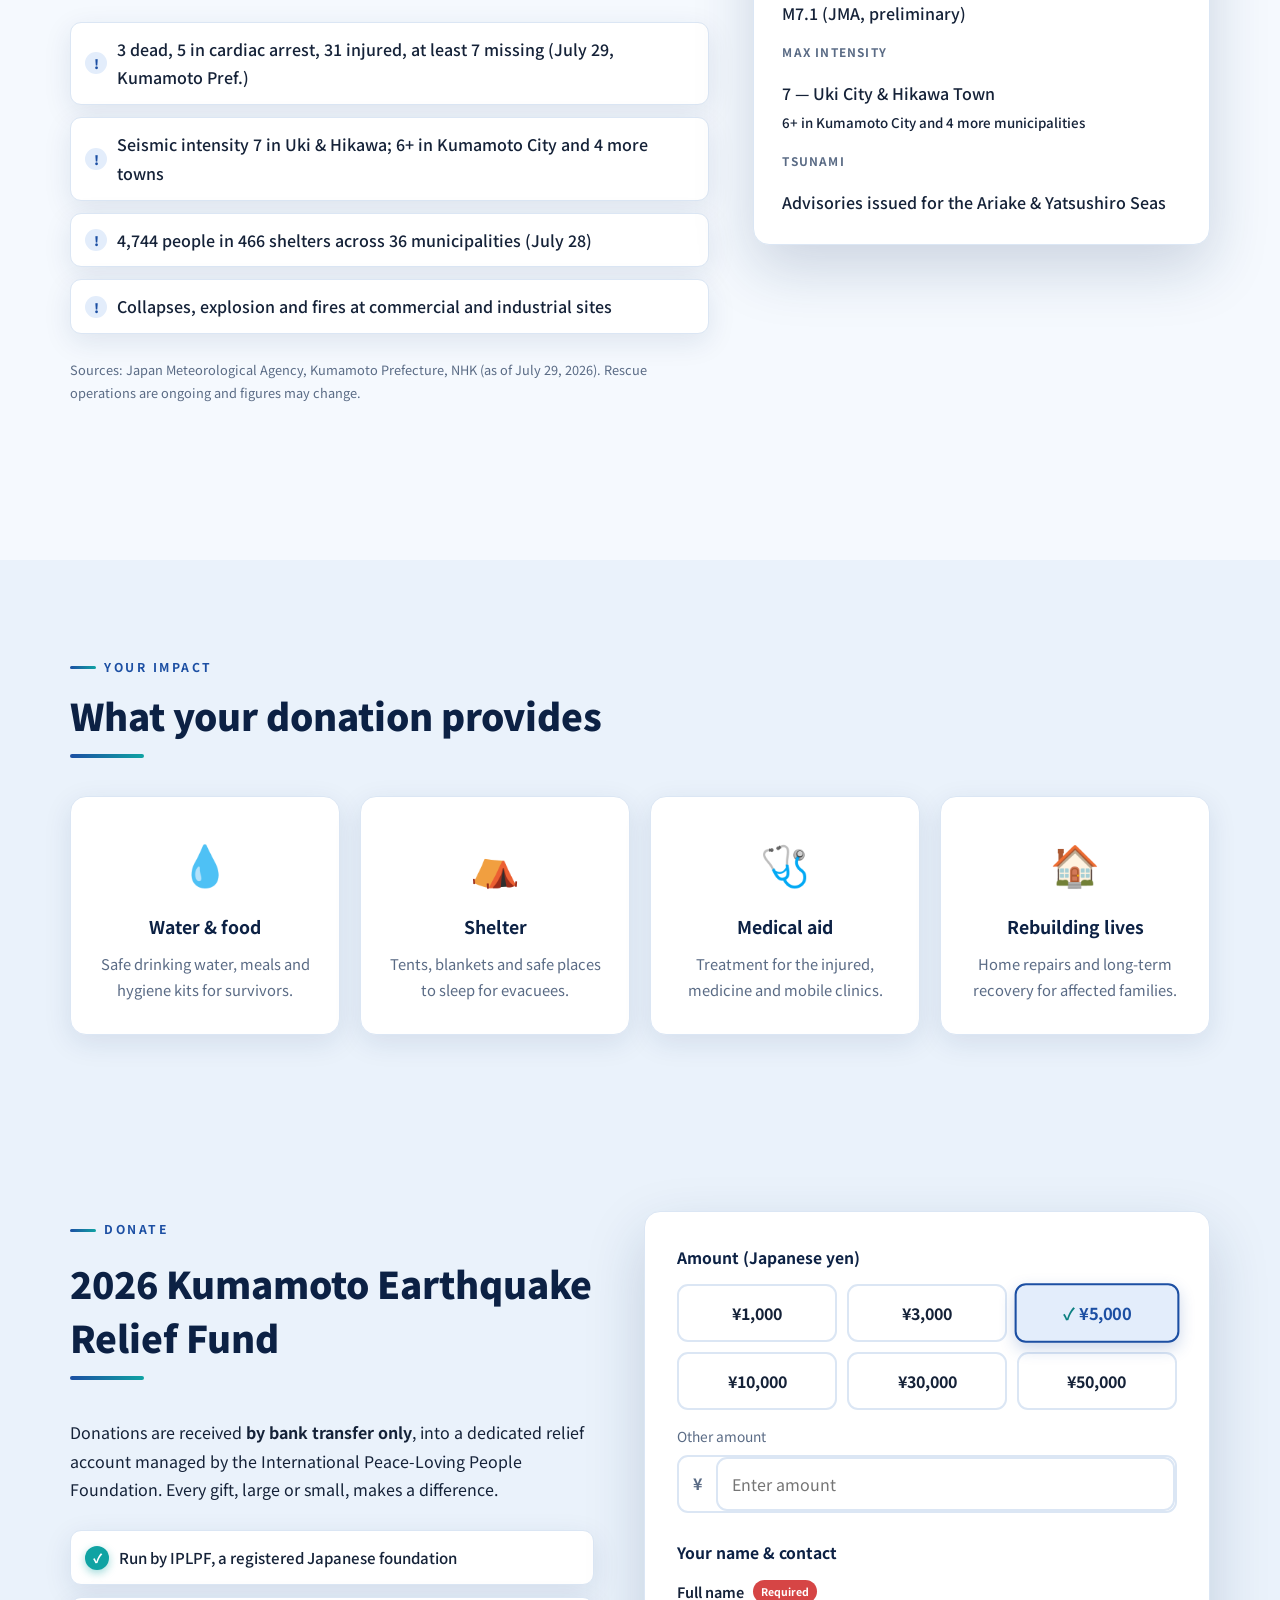
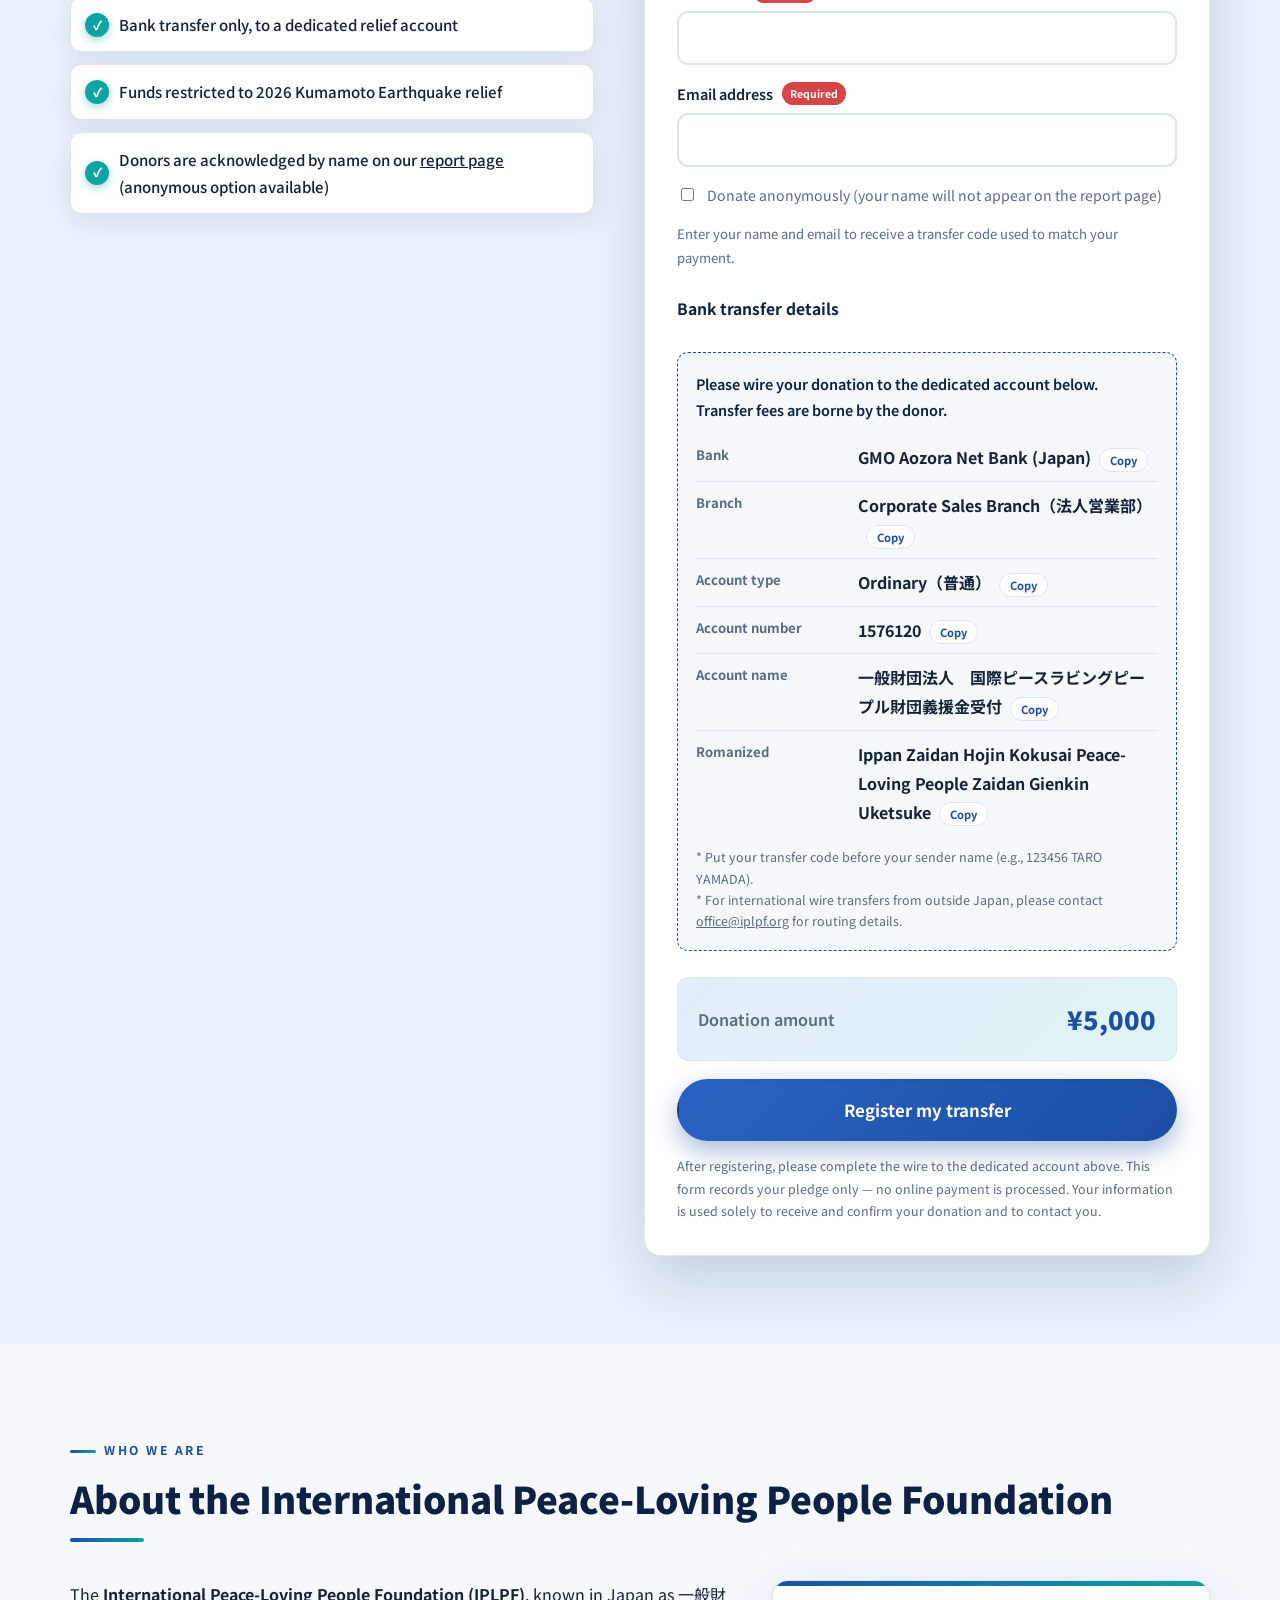
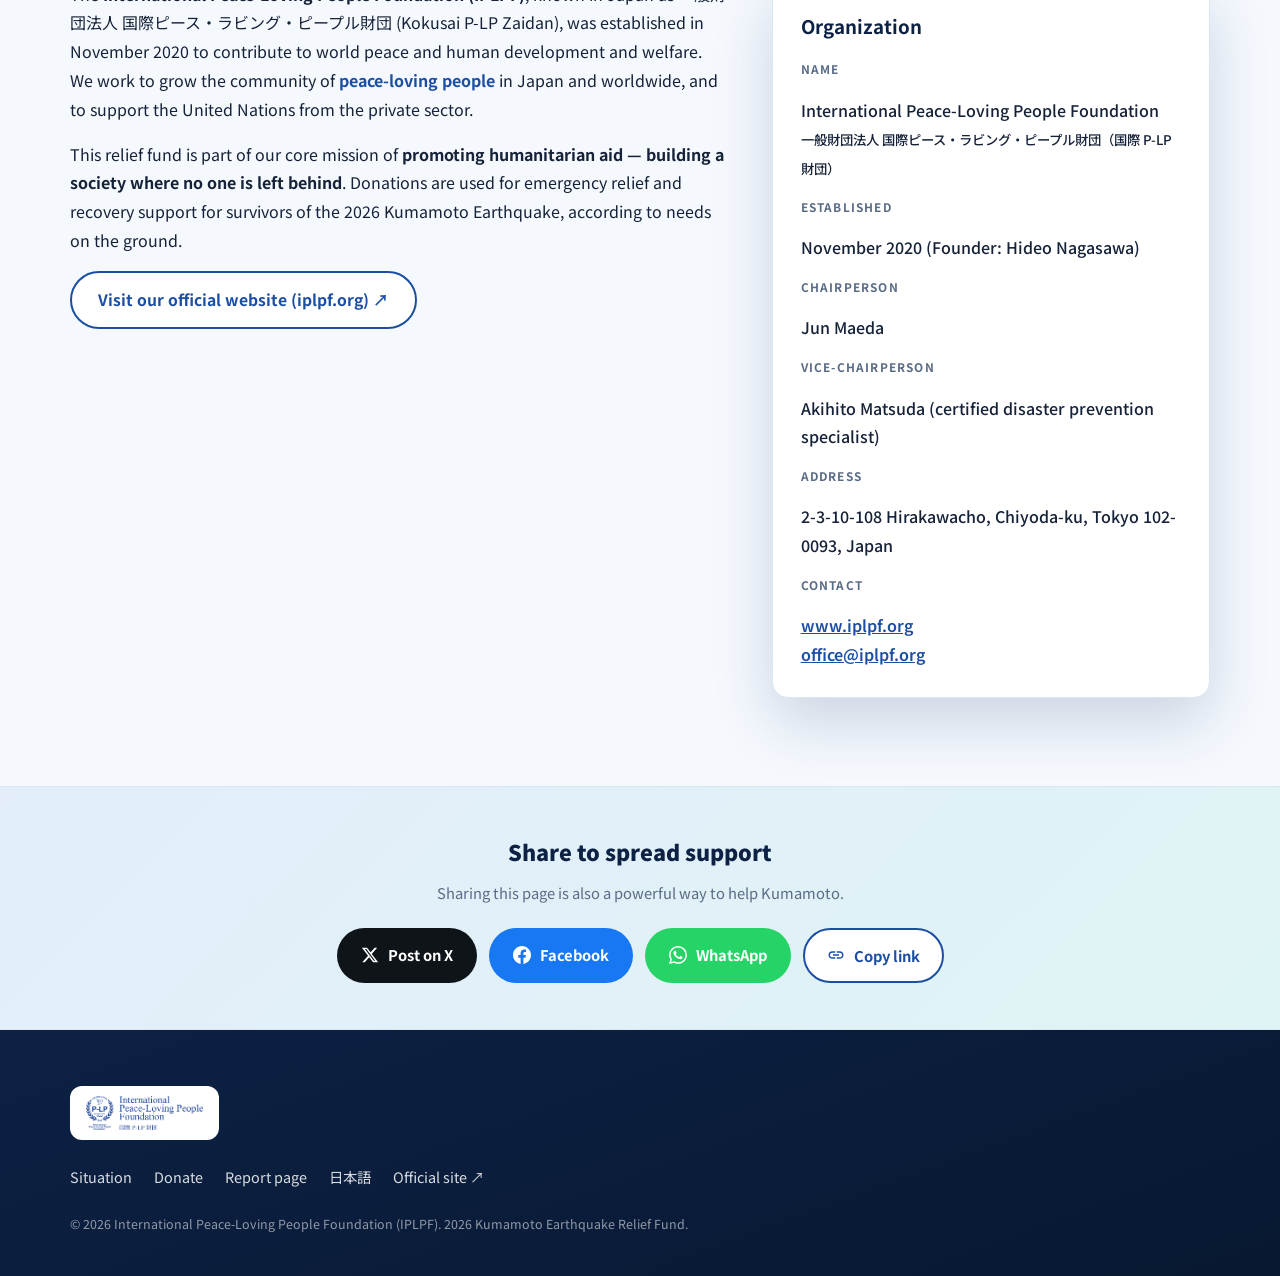
<file: en.html>
<!DOCTYPE html>
<html lang="en">
<head>
  <meta charset="UTF-8" />
  <meta name="viewport" content="width=device-width, initial-scale=1.0" />
  <title>2026 Kumamoto Earthquake Relief Fund | IPLPF — International Peace-Loving People Foundation</title>
  <meta name="description" content="A magnitude 7.1 earthquake (max seismic intensity 7) struck Kumamoto, Japan on July 28, 2026. Support survivors through the International Peace-Loving People Foundation's official relief fund." />
  <link rel="alternate" hreflang="ja" href="index.html" />
  <link rel="alternate" hreflang="en" href="en.html" />

  <!-- Open Graph -->
  <meta property="og:title" content="2026 Kumamoto Earthquake Relief Fund — Stand with Kumamoto" />
  <meta property="og:description" content="A M7.1 earthquake struck Kumamoto, Japan on July 28. Your donation delivers water, shelter and medical aid to survivors. Official fund by IPLPF." />
  <meta property="og:image" content="assets/images/logo.png" />
  <meta property="og:type" content="website" />
  <meta property="og:locale" content="en_US" />
  <meta property="og:locale:alternate" content="ja_JP" />
  <meta name="twitter:card" content="summary_large_image" />

  <link rel="preconnect" href="https://fonts.googleapis.com" />
  <link rel="preconnect" href="https://fonts.gstatic.com" crossorigin />
  <link href="https://fonts.googleapis.com/css2?family=Noto+Sans+JP:wght@400;500;700;900&display=swap" rel="stylesheet" />
  <link rel="stylesheet" href="css/style.css" />
</head>
<body data-share-text="🇯🇵 A magnitude 7.1 earthquake (max intensity 7) struck Kumamoto, Japan on July 28. Thousands are in shelters. Support survivors through IPLPF's official relief fund. #KumamotoEarthquake #Japan #DisasterRelief">
  <!-- Alert bar -->
  <div class="alert-bar" role="alert">
    <span class="alert-dot" aria-hidden="true"></span>
    Emergency fund open — 2026 Kumamoto Earthquake, Japan (July 28, M7.1 / max intensity 7)
  </div>

  <!-- Header -->
  <header class="site-header">
    <div class="container header-inner">
      <a class="brand" href="#top">
        <img class="brand-logo" src="assets/images/logo.png" alt="International Peace-Loving People Foundation (IPLPF)" />
      </a>
      <nav class="site-nav" aria-label="Main navigation">
        <a href="#situation">Situation</a>
        <a href="#use">Your Impact</a>
        <a href="#about">About Us</a>
        <a href="index.html" class="lang-link" lang="ja">日本語</a>
        <a class="nav-cta" href="#donate">Donate</a>
      </nav>
    </div>
  </header>

  <!-- Hero -->
  <section class="hero" id="top">
    <div class="hero-bg" aria-hidden="true">
      <span class="aurora aurora-1"></span>
      <span class="aurora aurora-2"></span>
      <span class="aurora aurora-3"></span>
      <span class="hero-grid"></span>
    </div>
    <div class="container hero-inner">
      <div class="hero-content">
        <p class="hero-eyebrow"><span class="shield" aria-hidden="true">🛡️</span> Official Emergency Relief Fund by IPLPF</p>
        <h1><span class="line">A trusted way</span><br /><span class="line">to send relief</span><br /><span class="line">to Kumamoto, Japan.</span></h1>
        <p class="hero-lead">
          On July 28, 2026, a magnitude 7.1 earthquake — Japan's maximum seismic
          intensity 7 — struck Kumamoto Prefecture. The International Peace-Loving
          People Foundation delivers your donation directly to rescue and
          recovery efforts on the ground.
        </p>
        <div class="hero-actions">
          <a class="btn btn-primary btn-lg" href="#donate">Donate now</a>
          <a class="btn btn-ghost btn-lg" href="#situation">See the situation</a>
        </div>
        <ul class="hero-trust" role="list">
          <li>Run by a registered Japanese foundation</li>
          <li>Funds restricted to this cause</li>
          <li>Dedicated relief account</li>
        </ul>
      </div>
      <div class="hero-figure">
        <div class="hero-photo hero-panel">
          <p class="hero-panel-title">2026 Kumamoto Earthquake</p>
          <p class="hero-panel-big">Max intensity <span>7</span></p>
          <dl class="hero-panel-list">
            <div><dt>Date</dt><dd>July 28, 2026, 4:27 p.m. JST</dd></div>
            <div><dt>Epicenter</dt><dd>Kumamoto region, Kyushu (approx. 16 km deep)</dd></div>
            <div><dt>Magnitude</dt><dd>M7.1 (Japan Meteorological Agency)</dd></div>
            <div><dt>Intensity 7</dt><dd>Uki City &amp; Hikawa Town</dd></div>
            <div><dt>Evacuees</dt><dd>4,744 people / 466 shelters (July 28)</dd></div>
          </dl>
        </div>
        <div class="hero-chip hero-chip-quake">
          <span class="hero-chip-num">M7.1</span>
          <small>July 28, 2026</small>
        </div>
        <div class="hero-chip hero-chip-verified">
          <span class="check" aria-hidden="true">✓</span> Official fund
        </div>
      </div>
    </div>
  </section>

  <!-- Stats -->
  <section class="stats">
    <div class="container stats-grid">
      <div class="stat">
        <span class="stat-num">M7.1</span>
        <span class="stat-label">Magnitude (JMA)</span>
      </div>
      <div class="stat">
        <span class="stat-num">Intensity 7</span>
        <span class="stat-label">Japan's maximum seismic level</span>
      </div>
      <div class="stat">
        <span class="stat-num">31人</span>
        <span class="stat-label">Injured (as of July 29)</span>
      </div>
      <div class="stat">
        <span class="stat-num">4744</span>
        <span class="stat-label">People in shelters (July 28)</span>
      </div>
    </div>
  </section>

  <!-- Situation -->
  <section class="section" id="situation">
    <div class="container">
      <p class="section-eyebrow">The Situation</p>
      <h2 class="section-title">What happened in Kumamoto</h2>
      <div class="situation-layout">
        <div class="situation-text">
          <p>
            At 4:27 p.m. on July 28, 2026 (JST), a magnitude 7.1 earthquake struck
            the Kumamoto region of Kyushu, southwestern Japan, at a depth of about
            16 km (preliminary figures). Uki City and Hikawa Town registered
            seismic intensity 7 — the highest level on Japan's scale — the first
            such observation since the 2024 Noto Peninsula earthquake.
          </p>
          <p>
            Tsunami advisories were issued for the Ariake and Yatsushiro Seas.
            Buildings collapsed and fires broke out across the prefecture; a
            shopping mall partially collapsed after an explosion, and a paper
            mill in Yatsushiro reported multiple casualties. Water outages and
            rail suspensions continue, and the Japan Meteorological Agency warns
            of aftershocks up to intensity 7 for about a week.
          </p>
          <ul class="fact-list">
            <li>3 dead, 5 in cardiac arrest, 31 injured, at least 7 missing (July 29, Kumamoto Pref.)</li>
            <li>Seismic intensity 7 in Uki &amp; Hikawa; 6+ in Kumamoto City and 4 more towns</li>
            <li>4,744 people in 466 shelters across 36 municipalities (July 28)</li>
            <li>Collapses, explosion and fires at commercial and industrial sites</li>
          </ul>
          <p class="source-note">
            Sources: Japan Meteorological Agency, Kumamoto Prefecture, NHK
            (as of July 29, 2026). Rescue operations are ongoing and figures may change.
          </p>
        </div>
        <aside class="about-card">
          <h3>Earthquake overview</h3>
          <dl>
            <dt>Date &amp; time</dt>
            <dd>July 28, 2026, 4:27 p.m. JST</dd>
            <dt>Epicenter</dt>
            <dd>Kumamoto region, Kyushu, Japan (approx. 16 km deep)</dd>
            <dt>Magnitude</dt>
            <dd>M7.1 (JMA, preliminary)</dd>
            <dt>Max intensity</dt>
            <dd>7 — Uki City &amp; Hikawa Town<br /><small>6+ in Kumamoto City and 4 more municipalities</small></dd>
            <dt>Tsunami</dt>
            <dd>Advisories issued for the Ariake &amp; Yatsushiro Seas</dd>
          </dl>
        </aside>
      </div>
    </div>
  </section>

  <!-- Use of funds -->
  <section class="section section-alt" id="use">
    <div class="container">
      <p class="section-eyebrow">Your Impact</p>
      <h2 class="section-title">What your donation provides</h2>
      <div class="use-grid">
        <div class="use-card">
          <div class="use-icon" aria-hidden="true">💧</div>
          <h3>Water &amp; food</h3>
          <p>Safe drinking water, meals and hygiene kits for survivors.</p>
        </div>
        <div class="use-card">
          <div class="use-icon" aria-hidden="true">⛺</div>
          <h3>Shelter</h3>
          <p>Tents, blankets and safe places to sleep for evacuees.</p>
        </div>
        <div class="use-card">
          <div class="use-icon" aria-hidden="true">🩺</div>
          <h3>Medical aid</h3>
          <p>Treatment for the injured, medicine and mobile clinics.</p>
        </div>
        <div class="use-card">
          <div class="use-icon" aria-hidden="true">🏠</div>
          <h3>Rebuilding lives</h3>
          <p>Home repairs and long-term recovery for affected families.</p>
        </div>
      </div>
    </div>
  </section>

  <!-- Donate -->
  <section class="section donate" id="donate">
    <div class="container donate-layout">
      <div class="donate-intro">
        <p class="section-eyebrow">Donate</p>
        <h2 class="section-title">2026 Kumamoto Earthquake Relief Fund</h2>
        <p>
          Donations are received <strong>by bank transfer only</strong>, into a
          dedicated relief account managed by the International Peace-Loving
          People Foundation. Every gift, large or small, makes a difference.
        </p>
        <ul class="trust-list">
          <li>Run by IPLPF, a registered Japanese foundation</li>
          <li>Bank transfer only, to a dedicated relief account</li>
          <li>Funds restricted to 2026 Kumamoto Earthquake relief</li>
          <li>Donors are acknowledged by name on our <a href="report.html">report page</a> (anonymous option available)</li>
        </ul>
      </div>

      <form class="donate-card" id="donation-form" novalidate>
        <fieldset>
          <legend>Amount (Japanese yen)</legend>
          <div class="amount-grid" role="group" aria-label="Amount">
            <button type="button" class="amount-btn" data-amount="1000">¥1,000</button>
            <button type="button" class="amount-btn" data-amount="3000">¥3,000</button>
            <button type="button" class="amount-btn is-active" data-amount="5000">¥5,000</button>
            <button type="button" class="amount-btn" data-amount="10000">¥10,000</button>
            <button type="button" class="amount-btn" data-amount="30000">¥30,000</button>
            <button type="button" class="amount-btn" data-amount="50000">¥50,000</button>
          </div>
          <div class="custom-amount">
            <label for="custom-amount">Other amount</label>
            <div class="input-prefix">
              <span>¥</span>
              <input type="number" id="custom-amount" name="custom-amount" min="100" step="100" inputmode="numeric" placeholder="Enter amount" />
            </div>
          </div>
        </fieldset>

        <fieldset>
          <legend>Your name &amp; contact</legend>
          <div class="field">
            <label for="name">Full name <span class="req">Required</span></label>
            <input type="text" id="name" name="name" autocomplete="name" required />
          </div>
          <div class="field">
            <label for="email">Email address <span class="req">Required</span></label>
            <input type="email" id="email" name="email" autocomplete="email" required />
          </div>
          <label class="checkbox">
            <input type="checkbox" id="anonymous" name="anonymous" />
            <span>Donate anonymously (your name will not appear on the report page)</span>
          </label>

          <div class="transfer-code" id="transfer-code" hidden>
            <p class="transfer-code-label">Your transfer code</p>
            <p class="transfer-code-num"><span id="transfer-code-num">------</span><button type="button" class="copy-btn" id="transfer-code-copy">Copy</button></p>
            <p class="transfer-code-note">
              When you make the transfer, <strong>put this code before your sender name</strong>.<br />
              Example: <strong><span id="transfer-code-example">123456</span> TARO YAMADA</strong>
            </p>
          </div>
          <p class="transfer-code-hint" id="transfer-code-hint">
            Enter your name and email to receive a transfer code used to match your payment.
          </p>
        </fieldset>

        <fieldset>
          <legend>Bank transfer details</legend>
          <div class="method-panel" data-method="bank">
            <p class="panel-lead">Please wire your donation to the dedicated account below. Transfer fees are borne by the donor.</p>
            <dl class="kv-table">
              <div><dt>Bank</dt><dd>GMO Aozora Net Bank (Japan)</dd></div>
              <div><dt>Branch</dt><dd>Corporate Sales Branch（法人営業部）</dd></div>
              <div><dt>Account type</dt><dd>Ordinary（普通）</dd></div>
              <div><dt>Account number</dt><dd>1576120</dd></div>
              <div><dt>Account name</dt><dd>一般財団法人　国際ピースラビングピープル財団義援金受付</dd></div>
              <div><dt>Romanized</dt><dd>Ippan Zaidan Hojin Kokusai Peace-Loving People Zaidan Gienkin Uketsuke</dd></div>
            </dl>
            <p class="panel-note">
              * Put your transfer code before your sender name (e.g., 123456 TARO YAMADA).<br />
              * For international wire transfers from outside Japan, please contact
              <a href="mailto:office@iplpf.org">office@iplpf.org</a> for routing details.
            </p>
          </div>
        </fieldset>

        <div class="donate-summary">
          <span>Donation amount</span>
          <strong id="summary-amount">¥5,000</strong>
        </div>

        <button type="submit" class="btn btn-primary btn-block btn-lg" id="submit-btn">Register my transfer</button>
        <p class="form-note" id="form-note">
          After registering, please complete the wire to the dedicated account above.
          This form records your pledge only — no online payment is processed.
          Your information is used solely to receive and confirm your donation and to contact you.
        </p>
      </form>
    </div>
  </section>

  <!-- About -->
  <section class="section" id="about">
    <div class="container">
      <p class="section-eyebrow">Who We Are</p>
      <h2 class="section-title">About the International Peace-Loving People Foundation</h2>
      <div class="about-layout">
        <div class="about-text">
          <p>
            The <strong>International Peace-Loving People Foundation (IPLPF)</strong>,
            known in Japan as 一般財団法人 国際ピース・ラビング・ピープル財団
            (Kokusai P-LP Zaidan), was established in November 2020 to contribute
            to world peace and human development and welfare. We work to grow the
            community of <em>peace-loving people</em> in Japan and worldwide, and
            to support the United Nations from the private sector.
          </p>
          <p>
            This relief fund is part of our core mission of
            <strong>promoting humanitarian aid — building a society where no one
            is left behind</strong>. Donations are used for emergency relief and
            recovery support for survivors of the 2026 Kumamoto Earthquake,
            according to needs on the ground.
          </p>
          <a class="btn btn-outline" href="https://iplpf.org/" target="_blank" rel="noopener noreferrer">
            Visit our official website (iplpf.org) ↗
          </a>
        </div>
        <aside class="about-card">
          <h3>Organization</h3>
          <dl>
            <dt>Name</dt>
            <dd>International Peace-Loving People Foundation<br /><small>一般財団法人 国際ピース・ラビング・ピープル財団（国際 P-LP 財団）</small></dd>
            <dt>Established</dt>
            <dd>November 2020 (Founder: Hideo Nagasawa)</dd>
            <dt>Chairperson</dt>
            <dd>Jun Maeda</dd>
            <dt>Vice-Chairperson</dt>
            <dd>Akihito Matsuda (certified disaster prevention specialist)</dd>
            <dt>Address</dt>
            <dd>2-3-10-108 Hirakawacho, Chiyoda-ku, Tokyo 102-0093, Japan</dd>
            <dt>Contact</dt>
            <dd>
              <a href="https://www.iplpf.org/" target="_blank" rel="noopener noreferrer">www.iplpf.org</a><br />
              <a href="mailto:office@iplpf.org">office@iplpf.org</a>
            </dd>
          </dl>
        </aside>
      </div>
    </div>
  </section>

  <!-- Share -->
  <section class="share-strip" id="share">
    <div class="container">
      <h2>Share to spread support</h2>
      <p>Sharing this page is also a powerful way to help Kumamoto.</p>
      <div class="share-buttons">
        <a class="share-btn share-x" data-share="x" href="#" aria-label="Share on X">
          <svg viewBox="0 0 24 24" aria-hidden="true"><path d="M18.244 2.25h3.308l-7.227 8.26 8.502 11.24H16.17l-5.214-6.817L4.99 21.75H1.68l7.73-8.835L1.254 2.25H8.08l4.713 6.231 5.451-6.231Zm-1.161 17.52h1.833L7.084 4.126H5.117l11.966 15.644Z"/></svg>
          <span>Post on X</span>
        </a>
        <a class="share-btn share-facebook" data-share="facebook" href="#" aria-label="Share on Facebook">
          <svg viewBox="0 0 24 24" aria-hidden="true"><path d="M24 12.073C24 5.446 18.627.073 12 .073S0 5.446 0 12.073c0 5.99 4.388 10.954 10.125 11.854v-8.385H7.078v-3.47h3.047V9.43c0-3.007 1.792-4.668 4.533-4.668 1.312 0 2.686.234 2.686.234v2.953H15.83c-1.491 0-1.956.925-1.956 1.874v2.25h3.328l-.532 3.47h-2.796v8.385C19.612 23.027 24 18.062 24 12.073Z"/></svg>
          <span>Facebook</span>
        </a>
        <a class="share-btn share-whatsapp" data-share="whatsapp" href="#" aria-label="Share on WhatsApp">
          <svg viewBox="0 0 24 24" aria-hidden="true"><path d="M17.472 14.382c-.297-.149-1.758-.867-2.03-.967-.273-.099-.471-.148-.67.15-.197.297-.767.966-.94 1.164-.173.199-.347.223-.644.075-.297-.15-1.255-.463-2.39-1.475-.883-.788-1.48-1.761-1.653-2.059-.173-.297-.018-.458.13-.606.134-.133.298-.347.446-.52.149-.174.198-.298.298-.497.099-.198.05-.371-.025-.52-.075-.149-.669-1.612-.916-2.207-.242-.579-.487-.5-.669-.51-.173-.008-.371-.01-.57-.01-.198 0-.52.074-.792.372-.272.297-1.04 1.016-1.04 2.479 0 1.462 1.065 2.875 1.213 3.074.149.198 2.096 3.2 5.077 4.487.709.306 1.262.489 1.694.625.712.227 1.36.195 1.871.118.571-.085 1.758-.719 2.006-1.413.248-.694.248-1.289.173-1.413-.074-.124-.272-.198-.57-.347m-5.421 7.403h-.004a9.87 9.87 0 0 1-5.031-1.378l-.361-.214-3.741.982.998-3.648-.235-.374a9.86 9.86 0 0 1-1.51-5.26c.001-5.45 4.436-9.884 9.888-9.884 2.64 0 5.122 1.03 6.988 2.898a9.825 9.825 0 0 1 2.893 6.994c-.003 5.45-4.437 9.884-9.885 9.884m8.413-18.297A11.815 11.815 0 0 0 12.05 0C5.495 0 .16 5.335.157 11.892c0 2.096.547 4.142 1.588 5.945L.057 24l6.305-1.654a11.882 11.882 0 0 0 5.683 1.448h.005c6.554 0 11.89-5.335 11.893-11.893a11.821 11.821 0 0 0-3.48-8.413Z"/></svg>
          <span>WhatsApp</span>
        </a>
        <button type="button" class="share-btn share-copy" data-share-copy>
          <svg viewBox="0 0 24 24" aria-hidden="true"><path d="M3.9 12c0-1.71 1.39-3.1 3.1-3.1h4V7H7c-2.76 0-5 2.24-5 5s2.24 5 5 5h4v-1.9H7c-1.71 0-3.1-1.39-3.1-3.1zM8 13h8v-2H8v2zm9-6h-4v1.9h4c1.71 0 3.1 1.39 3.1 3.1s-1.39 3.1-3.1 3.1h-4V17h4c2.76 0 5-2.24 5-5s-2.24-5-5-5z"/></svg>
          <span>Copy link</span>
        </button>
        <button type="button" class="share-btn share-native" data-share-native hidden>
          <svg viewBox="0 0 24 24" aria-hidden="true"><path d="M18 16.08c-.76 0-1.44.3-1.96.77L8.91 12.7c.05-.23.09-.46.09-.7s-.04-.47-.09-.7l7.05-4.11c.54.5 1.25.81 2.04.81 1.66 0 3-1.34 3-3s-1.34-3-3-3-3 1.34-3 3c0 .24.04.47.09.7L8.04 9.81C7.5 9.31 6.79 9 6 9c-1.66 0-3 1.34-3 3s1.34 3 3 3c.79 0 1.5-.31 2.04-.81l7.12 4.16c-.05.21-.08.43-.08.65 0 1.61 1.31 2.92 2.92 2.92s2.92-1.31 2.92-2.92-1.31-2.92-2.92-2.92z"/></svg>
          <span>Share</span>
        </button>
      </div>
    </div>
  </section>

  <!-- Footer -->
  <footer class="site-footer">
    <div class="container footer-inner">
      <div class="footer-brand">
        <img class="footer-logo" src="assets/images/logo.png" alt="International Peace-Loving People Foundation (IPLPF)" />
      </div>
      <nav class="footer-nav" aria-label="Footer navigation">
        <a href="#situation">Situation</a>
        <a href="#donate">Donate</a>
        <a href="report.html">Report page</a>
        <a href="index.html" lang="ja">日本語</a>
        <a href="https://iplpf.org/" target="_blank" rel="noopener noreferrer">Official site ↗</a>
      </nav>
      <p class="footer-note">
        © 2026 International Peace-Loving People Foundation (IPLPF).
        2026 Kumamoto Earthquake Relief Fund.
      </p>
    </div>
  </footer>

  <!-- Floating CTA (mobile) -->
  <div class="float-cta" id="float-cta">
    <a class="btn btn-primary btn-lg" href="#donate">🛡️ Donate with confidence</a>
  </div>

  <!-- Thanks modal -->
  <div class="modal" id="thanks-modal" hidden>
    <div class="modal-backdrop" data-close></div>
    <div class="modal-card" role="dialog" aria-modal="true" aria-labelledby="thanks-title">
      <button class="modal-close" data-close aria-label="Close">×</button>
      <div class="modal-icon" aria-hidden="true">🤝</div>
      <h3 id="thanks-title">Thank you for your support</h3>
      <p id="thanks-body">
        Your generous donation will support survivors of the 2026 Kumamoto Earthquake.
      </p>
      <button class="btn btn-primary" data-close>Close</button>
    </div>
  </div>

  <script>
    // 英語ページ用の文言（main.js / ui.js が参照）
    window.PLP_TEXTS = {
      copy: "Copy",
      copied: "Copied!",
      amountAlert: "Please choose an amount or enter ¥100 or more.",
      codeAlert: "Enter your name and email address to receive your transfer code.",
      thanks: function (code, amount, anon) {
        return (
          "Thank you! Your transfer code is " + code + ". " +
          "Please wire your gift of " + amount +
          " to GMO Aozora Net Bank, Corporate Sales Branch, Ordinary account 1576120 " +
          "(Kokusai Peace-Loving People Zaidan Gienkin Uketsuke). " +
          "Put the code before your sender name (e.g., " + code + " TARO YAMADA)." +
          (anon ? "" : " Once your donation is confirmed, your name will be acknowledged on our report page.")
        );
      }
    };
  </script>
  <script src="js/config.js"></script>
  <script src="js/main.js"></script>
  <script src="js/ui.js"></script>
  <script src="js/share.js"></script>
</body>
</html>
</file>
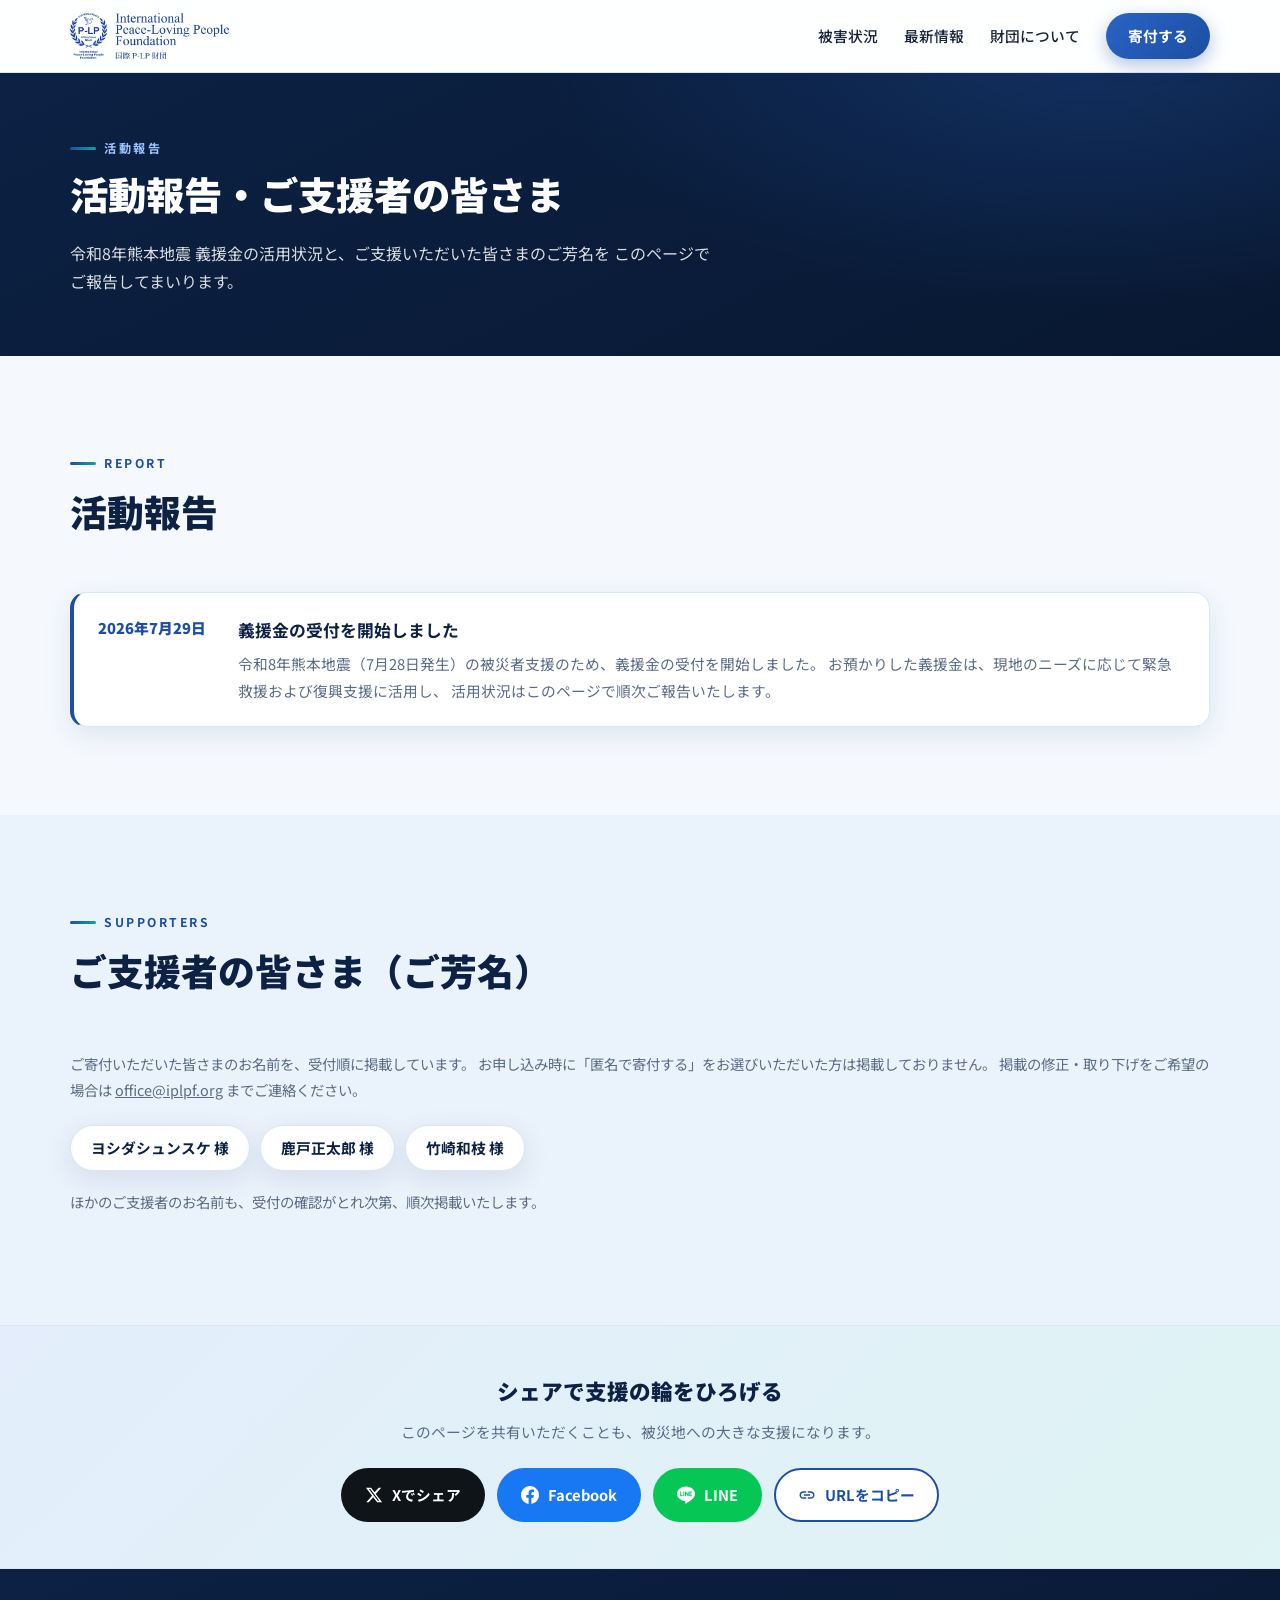
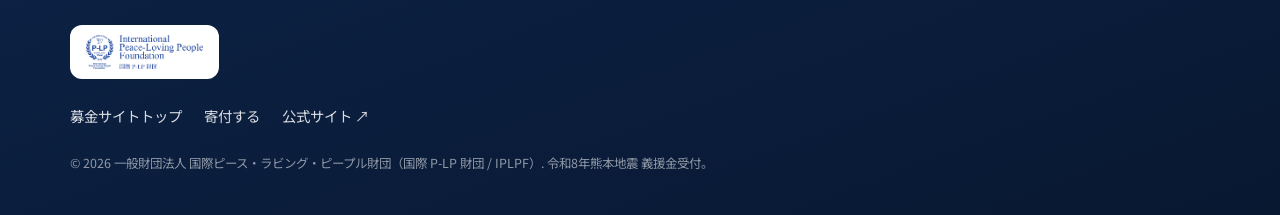
<file: report.html>
<!DOCTYPE html>
<html lang="ja">
<head>
  <meta charset="UTF-8" />
  <meta name="viewport" content="width=device-width, initial-scale=1.0" />
  <title>活動報告・ご支援者の皆さま | 令和8年熊本地震 義援金受付 | 国際 P-LP 財団</title>
  <meta name="description" content="令和8年熊本地震 義援金の活動報告と、ご支援いただいた皆さまのご芳名を掲載しています。国際 P-LP 財団。" />
  <link rel="preconnect" href="https://fonts.googleapis.com" />
  <link rel="preconnect" href="https://fonts.gstatic.com" crossorigin />
  <link href="https://fonts.googleapis.com/css2?family=Noto+Sans+JP:wght@400;500;700;900&display=swap" rel="stylesheet" />
  <link rel="stylesheet" href="css/style.css" />
  <style>
    /* 活動報告ページ専用 */
    .report-hero {
      background:
        radial-gradient(900px 420px at 85% -10%, var(--navy-800), transparent 62%),
        linear-gradient(155deg, var(--navy-900) 0%, var(--navy-950) 100%);
      color: #fff;
      padding: 56px 0 60px;
    }
    .report-hero h1 { margin: 0 0 10px; font-size: clamp(1.6rem, 4vw, 2.4rem); font-weight: 900; }
    .report-hero p { margin: 0; color: rgba(255,255,255,0.85); max-width: 640px; }

    .timeline { display: grid; gap: 18px; }
    .timeline-item {
      display: grid;
      grid-template-columns: 120px 1fr;
      gap: 20px;
      background: var(--card);
      border: 1px solid var(--line);
      border-left: 4px solid var(--brand);
      border-radius: var(--radius);
      padding: 22px 24px;
      box-shadow: var(--shadow);
    }
    .timeline-date { font-weight: 900; color: var(--brand); font-size: 0.92rem; white-space: nowrap; }
    .timeline-body h3 { margin: 0 0 6px; color: var(--navy-900); font-size: 1.05rem; }
    .timeline-body p { margin: 0; font-size: 0.92rem; color: var(--muted); line-height: 1.8; }

    .donor-note {
      margin: 0 0 22px;
      font-size: 0.9rem;
      color: var(--muted);
    }
    .donor-grid { display: flex; flex-wrap: wrap; gap: 10px; }
    .donor-chip {
      background: var(--card);
      border: 1px solid var(--line);
      border-radius: 999px;
      padding: 9px 20px;
      font-weight: 700;
      font-size: 0.92rem;
      color: var(--navy-900);
      box-shadow: var(--shadow);
    }
    .donor-empty {
      background: var(--card);
      border: 1px dashed var(--line);
      border-radius: var(--radius);
      padding: 34px;
      text-align: center;
      color: var(--muted);
      font-size: 0.92rem;
      width: 100%;
    }
    @media (max-width: 600px) {
      .timeline-item { grid-template-columns: 1fr; gap: 6px; }
    }
  </style>
</head>
<body>
  <!-- ヘッダー -->
  <header class="site-header">
    <div class="container header-inner">
      <a class="brand" href="index.html">
        <img class="brand-logo" src="assets/images/logo.png" alt="国際 P-LP 財団 International Peace-Loving People Foundation" />
      </a>
      <nav class="site-nav" aria-label="メインナビゲーション">
        <a href="index.html#situation">被害状況</a>
        <a href="index.html#latest">最新情報</a>
        <a href="index.html#about">財団について</a>
        <a class="nav-cta" href="index.html#donate">寄付する</a>
      </nav>
    </div>
  </header>

  <!-- ページヘッダー -->
  <section class="report-hero">
    <div class="container">
      <p class="section-eyebrow" style="color:#9dc2ff">活動報告</p>
      <h1>活動報告・ご支援者の皆さま</h1>
      <p>
        令和8年熊本地震 義援金の活用状況と、ご支援いただいた皆さまのご芳名を
        このページでご報告してまいります。
      </p>
    </div>
  </section>

  <!-- 活動報告 -->
  <section class="section">
    <div class="container">
      <p class="section-eyebrow">Report</p>
      <h2 class="section-title">活動報告</h2>
      <div class="timeline">
        <div class="timeline-item">
          <div class="timeline-date">2026年7月29日</div>
          <div class="timeline-body">
            <h3>義援金の受付を開始しました</h3>
            <p>
              令和8年熊本地震（7月28日発生）の被災者支援のため、義援金の受付を開始しました。
              お預かりした義援金は、現地のニーズに応じて緊急救援および復興支援に活用し、
              活用状況はこのページで順次ご報告いたします。
            </p>
          </div>
        </div>
      </div>
    </div>
  </section>

  <!-- ご支援者一覧 -->
  <section class="section section-alt">
    <div class="container">
      <p class="section-eyebrow">Supporters</p>
      <h2 class="section-title">ご支援者の皆さま（ご芳名）</h2>
      <p class="donor-note">
        ご寄付いただいた皆さまのお名前を、受付順に掲載しています。
        お申し込み時に「匿名で寄付する」をお選びいただいた方は掲載しておりません。
        掲載の修正・取り下げをご希望の場合は
        <a href="mailto:office@iplpf.org">office@iplpf.org</a> までご連絡ください。
      </p>
      <div class="donor-grid" id="donor-grid">
        <span class="donor-chip">ヨシダシュンスケ 様</span>
        <span class="donor-chip">鹿戸正太郎 様</span>
        <span class="donor-chip">竹崎和枝 様</span>
      </div>
      <p class="donor-note" style="margin-top:18px">
        ほかのご支援者のお名前も、受付の確認がとれ次第、順次掲載いたします。
      </p>
    </div>
  </section>

  <!-- SNSシェア -->
  <section class="share-strip" id="share">
    <div class="container">
      <h2>シェアで支援の輪をひろげる</h2>
      <p>このページを共有いただくことも、被災地への大きな支援になります。</p>
      <div class="share-buttons">
        <a class="share-btn share-x" data-share="x" href="#" aria-label="Xでシェア">
          <svg viewBox="0 0 24 24" aria-hidden="true"><path d="M18.244 2.25h3.308l-7.227 8.26 8.502 11.24H16.17l-5.214-6.817L4.99 21.75H1.68l7.73-8.835L1.254 2.25H8.08l4.713 6.231 5.451-6.231Zm-1.161 17.52h1.833L7.084 4.126H5.117l11.966 15.644Z"/></svg>
          <span>Xでシェア</span>
        </a>
        <a class="share-btn share-facebook" data-share="facebook" href="#" aria-label="Facebookでシェア">
          <svg viewBox="0 0 24 24" aria-hidden="true"><path d="M24 12.073C24 5.446 18.627.073 12 .073S0 5.446 0 12.073c0 5.99 4.388 10.954 10.125 11.854v-8.385H7.078v-3.47h3.047V9.43c0-3.007 1.792-4.668 4.533-4.668 1.312 0 2.686.234 2.686.234v2.953H15.83c-1.491 0-1.956.925-1.956 1.874v2.25h3.328l-.532 3.47h-2.796v8.385C19.612 23.027 24 18.062 24 12.073Z"/></svg>
          <span>Facebook</span>
        </a>
        <a class="share-btn share-line" data-share="line" href="#" aria-label="LINEでシェア">
          <svg viewBox="0 0 24 24" aria-hidden="true"><path d="M19.365 9.863c.349 0 .63.285.63.631 0 .345-.281.63-.63.63H17.61v1.125h1.755c.349 0 .63.283.63.63 0 .344-.281.629-.63.629h-2.386c-.345 0-.627-.285-.627-.629V8.108c0-.345.282-.63.63-.63h2.386c.346 0 .627.285.627.63 0 .349-.281.63-.63.63H17.61v1.125h1.755zm-3.855 3.016c0 .27-.174.51-.432.596-.064.021-.133.031-.199.031-.211 0-.391-.09-.51-.25l-2.443-3.317v2.94c0 .344-.279.629-.631.629-.346 0-.626-.285-.626-.629V8.108c0-.27.173-.51.43-.595.06-.023.136-.033.194-.033.195 0 .375.104.495.254l2.462 3.33V8.108c0-.345.282-.63.63-.63.345 0 .63.285.63.63v4.771zm-5.741 0c0 .344-.282.629-.631.629-.345 0-.627-.285-.627-.629V8.108c0-.345.282-.63.63-.63.346 0 .628.285.628.63v4.771zm-2.466.629H4.917c-.345 0-.63-.285-.63-.629V8.108c0-.345.285-.63.63-.63.348 0 .63.285.63.63v4.141h1.756c.348 0 .629.283.629.63 0 .344-.282.629-.629.629M24 10.314C24 4.943 18.615.572 12 .572S0 4.943 0 10.314c0 4.811 4.27 8.842 10.035 9.608.391.082.923.258 1.058.59.12.301.079.766.038 1.08l-.164 1.02c-.045.301-.24 1.186 1.049.645 1.291-.539 6.916-4.078 9.436-6.975C23.176 14.393 24 12.458 24 10.314"/></svg>
          <span>LINE</span>
        </a>
        <button type="button" class="share-btn share-copy" data-share-copy>
          <svg viewBox="0 0 24 24" aria-hidden="true"><path d="M3.9 12c0-1.71 1.39-3.1 3.1-3.1h4V7H7c-2.76 0-5 2.24-5 5s2.24 5 5 5h4v-1.9H7c-1.71 0-3.1-1.39-3.1-3.1zM8 13h8v-2H8v2zm9-6h-4v1.9h4c1.71 0 3.1 1.39 3.1 3.1s-1.39 3.1-3.1 3.1h-4V17h4c2.76 0 5-2.24 5-5s-2.24-5-5-5z"/></svg>
          <span>URLをコピー</span>
        </button>
        <button type="button" class="share-btn share-native" data-share-native hidden>
          <svg viewBox="0 0 24 24" aria-hidden="true"><path d="M18 16.08c-.76 0-1.44.3-1.96.77L8.91 12.7c.05-.23.09-.46.09-.7s-.04-.47-.09-.7l7.05-4.11c.54.5 1.25.81 2.04.81 1.66 0 3-1.34 3-3s-1.34-3-3-3-3 1.34-3 3c0 .24.04.47.09.7L8.04 9.81C7.5 9.31 6.79 9 6 9c-1.66 0-3 1.34-3 3s1.34 3 3 3c.79 0 1.5-.31 2.04-.81l7.12 4.16c-.05.21-.08.43-.08.65 0 1.61 1.31 2.92 2.92 2.92s2.92-1.31 2.92-2.92-1.31-2.92-2.92-2.92z"/></svg>
          <span>共有する</span>
        </button>
      </div>
    </div>
  </section>

  <!-- フッター -->
  <footer class="site-footer">
    <div class="container footer-inner">
      <div class="footer-brand">
        <img class="footer-logo" src="assets/images/logo.png" alt="国際 P-LP 財団 International Peace-Loving People Foundation" />
      </div>
      <nav class="footer-nav" aria-label="フッターナビゲーション">
        <a href="index.html">募金サイトトップ</a>
        <a href="index.html#donate">寄付する</a>
        <a href="https://iplpf.org/" target="_blank" rel="noopener noreferrer">公式サイト ↗</a>
      </nav>
      <p class="footer-note">
        © 2026 一般財団法人 国際ピース・ラビング・ピープル財団（国際 P-LP 財団 / IPLPF）. 令和8年熊本地震 義援金受付。
      </p>
    </div>
  </footer>

  <script src="js/report.js"></script>
  <script src="js/share.js"></script>
</body>
</html>
</file>
<file: css/style.css>
/* =====================================================
   令和8年熊本地震 緊急支援募金 — Trust Blue Design System
   安心・安全・信頼 × アグレッシブモーション
   ===================================================== */

:root {
  /* 信頼のブルー（財団ロゴのロイヤルブルー系） */
  --navy-950: #081831;
  --navy-900: #0c2144;
  --navy-800: #123061;
  --brand: #1c4fa3;
  --brand-600: #2a63c4;
  --brand-400: #5b8ee0;
  --brand-soft: #e3edfb;

  /* 安全・確認のティール */
  --teal: #0fa3a3;
  --teal-dark: #0b7f80;
  --teal-soft: #dff4f4;

  /* 注意・緊急 */
  --danger: #d64545;
  --danger-dark: #b23636;
  --gold: #f2b52e;

  /* ニュートラル */
  --bg: #f5f9fe;
  --bg-alt: #eaf2fb;
  --card: #ffffff;
  --ink: #152238;
  --muted: #5a6b85;
  --line: #dbe6f4;

  --radius: 16px;
  --radius-sm: 11px;
  --shadow: 0 8px 28px rgba(18, 48, 97, 0.10);
  --shadow-lg: 0 24px 60px rgba(18, 48, 97, 0.18);
  --container: 1140px;
  --font: "Noto Sans JP", system-ui, -apple-system, "Hiragino Kaku Gothic ProN", Meiryo, sans-serif;

  --ease-spring: cubic-bezier(0.16, 1, 0.3, 1);
}

* { box-sizing: border-box; }
html { scroll-behavior: smooth; scroll-padding-top: 88px; }

body {
  margin: 0;
  font-family: var(--font);
  color: var(--ink);
  background: var(--bg);
  line-height: 1.8;
  -webkit-font-smoothing: antialiased;
  overflow-x: hidden;
}

img { max-width: 100%; display: block; }
a { color: inherit; }

::selection { background: var(--brand-soft); color: var(--brand); }

:focus-visible {
  outline: 3px solid var(--teal);
  outline-offset: 2px;
  border-radius: 4px;
}

.container {
  width: min(100% - 40px, var(--container));
  margin-inline: auto;
}

/* ===== スクロール進捗バー ===== */
.progress-bar {
  position: fixed;
  top: 0; left: 0;
  height: 4px;
  width: 0;
  background: linear-gradient(90deg, var(--brand), var(--teal));
  z-index: 200;
  border-radius: 0 3px 3px 0;
  box-shadow: 0 0 12px rgba(15, 163, 163, 0.55);
}

/* ===== ボタン ===== */
.btn {
  position: relative;
  display: inline-flex;
  align-items: center;
  justify-content: center;
  gap: 8px;
  padding: 13px 26px;
  border-radius: 999px;
  border: 2px solid transparent;
  font-weight: 700;
  font-size: 0.98rem;
  text-decoration: none;
  cursor: pointer;
  font-family: inherit;
  overflow: hidden;
  transition: transform 0.18s var(--ease-spring), box-shadow 0.25s ease, background 0.2s ease;
}
.btn:hover { transform: translateY(-2px); }
.btn:active { transform: translateY(1px) scale(0.98); }
.btn-lg { padding: 17px 34px; font-size: 1.05rem; }
.btn-block { width: 100%; }

.btn-primary {
  background: linear-gradient(135deg, var(--brand-600), var(--brand) 60%, var(--navy-800));
  background-size: 160% 160%;
  color: #fff;
  box-shadow: 0 10px 26px rgba(28, 79, 163, 0.38);
}
.btn-primary:hover {
  background-position: 100% 100%;
  box-shadow: 0 16px 36px rgba(28, 79, 163, 0.48);
}
/* シャインスイープ */
.btn-primary::after {
  content: "";
  position: absolute;
  top: 0; left: -80%;
  width: 50%; height: 100%;
  background: linear-gradient(105deg, transparent, rgba(255, 255, 255, 0.35), transparent);
  transform: skewX(-20deg);
  transition: left 0.6s ease;
}
.btn-primary:hover::after { left: 130%; }

.btn-ghost {
  background: rgba(255, 255, 255, 0.08);
  color: #fff;
  border-color: rgba(255, 255, 255, 0.5);
  backdrop-filter: blur(6px);
}
.btn-ghost:hover { background: rgba(255, 255, 255, 0.18); border-color: #fff; }

.btn-outline {
  background: var(--card);
  color: var(--brand);
  border-color: var(--brand);
}
.btn-outline:hover { background: var(--brand); color: #fff; box-shadow: 0 10px 24px rgba(28, 79, 163, 0.3); }

/* クリックリップル */
.btn .ripple {
  position: absolute;
  border-radius: 50%;
  background: rgba(255, 255, 255, 0.45);
  transform: scale(0);
  animation: ripple 0.55s ease-out forwards;
  pointer-events: none;
}
@keyframes ripple { to { transform: scale(3.2); opacity: 0; } }

/* ===== 緊急速報バー ===== */
.alert-bar {
  background: linear-gradient(90deg, var(--danger-dark), var(--danger), var(--danger-dark));
  background-size: 200% 100%;
  animation: alertFlow 6s linear infinite;
  color: #fff;
  text-align: center;
  font-size: 0.88rem;
  font-weight: 700;
  padding: 9px 16px;
  display: flex;
  align-items: center;
  justify-content: center;
  gap: 10px;
}
@keyframes alertFlow { to { background-position: -200% 0; } }
.alert-dot {
  width: 9px; height: 9px;
  background: var(--gold);
  border-radius: 50%;
  box-shadow: 0 0 0 0 rgba(242, 181, 46, 0.8);
  animation: pulse 1.6s infinite;
}
@keyframes pulse {
  0% { box-shadow: 0 0 0 0 rgba(242, 181, 46, 0.8); }
  70% { box-shadow: 0 0 0 11px rgba(242, 181, 46, 0); }
  100% { box-shadow: 0 0 0 0 rgba(242, 181, 46, 0); }
}

/* ===== ヘッダー ===== */
.site-header {
  position: sticky;
  top: 0;
  z-index: 50;
  background: rgba(255, 255, 255, 0.9);
  backdrop-filter: blur(14px);
  border-bottom: 1px solid var(--line);
  transition: box-shadow 0.3s ease, background 0.3s ease;
}
.site-header.is-scrolled {
  background: rgba(255, 255, 255, 0.97);
  box-shadow: 0 8px 30px rgba(18, 48, 97, 0.12);
}
.header-inner {
  display: flex;
  align-items: center;
  justify-content: space-between;
  gap: 16px;
  min-height: 72px;
}
.brand { display: flex; align-items: center; text-decoration: none; }
.brand-logo { height: 46px; width: auto; transition: transform 0.25s var(--ease-spring); }
.brand:hover .brand-logo { transform: scale(1.04); }

.site-nav { display: flex; align-items: center; gap: 26px; }
.site-nav a {
  position: relative;
  text-decoration: none;
  font-weight: 500;
  font-size: 0.92rem;
  color: var(--ink);
  transition: color 0.2s ease;
}
.site-nav a:not(.nav-cta)::after {
  content: "";
  position: absolute;
  left: 0; right: 100%;
  bottom: -7px;
  height: 3px;
  background: linear-gradient(90deg, var(--brand), var(--teal));
  border-radius: 3px;
  transition: right 0.3s var(--ease-spring);
}
.site-nav a:not(.nav-cta):hover::after,
.site-nav a:not(.nav-cta).is-active::after { right: 0; }
.site-nav a:hover { color: var(--brand); }
.site-nav a:not(.nav-cta).is-active { color: var(--brand); font-weight: 700; }

.lang-link {
  border: 1.5px solid var(--line);
  border-radius: 999px;
  padding: 6px 14px;
  font-size: 0.82rem !important;
  font-weight: 700 !important;
}
.lang-link:hover { border-color: var(--brand); }
.lang-link::after { display: none !important; }

.nav-cta {
  background: linear-gradient(135deg, var(--brand-600), var(--brand));
  color: #fff !important;
  padding: 10px 22px;
  border-radius: 999px;
  font-weight: 700 !important;
  box-shadow: 0 6px 18px rgba(28, 79, 163, 0.35);
  transition: transform 0.18s var(--ease-spring), box-shadow 0.25s ease;
}
.nav-cta:hover { transform: translateY(-2px); box-shadow: 0 10px 26px rgba(28, 79, 163, 0.45); }

/* ===== ヒーロー ===== */
.hero {
  position: relative;
  color: #fff;
  background:
    radial-gradient(1100px 600px at 85% -10%, var(--navy-800), transparent 62%),
    linear-gradient(155deg, var(--navy-900) 0%, var(--navy-950) 70%, #061225 100%);
  overflow: hidden;
}
.hero-bg { position: absolute; inset: 0; pointer-events: none; }

/* オーロラ（ゆらめく信頼のブルー） */
.aurora {
  position: absolute;
  border-radius: 50%;
  filter: blur(70px);
  opacity: 0.5;
  will-change: transform;
}
.aurora-1 {
  width: 560px; height: 560px;
  background: radial-gradient(circle, var(--brand-600), transparent 65%);
  top: -180px; left: -120px;
  animation: drift1 14s ease-in-out infinite alternate;
}
.aurora-2 {
  width: 480px; height: 480px;
  background: radial-gradient(circle, var(--teal), transparent 65%);
  bottom: -200px; right: 6%;
  opacity: 0.35;
  animation: drift2 18s ease-in-out infinite alternate;
}
.aurora-3 {
  width: 340px; height: 340px;
  background: radial-gradient(circle, var(--brand-400), transparent 65%);
  top: 20%; right: 34%;
  opacity: 0.28;
  animation: drift3 11s ease-in-out infinite alternate;
}
@keyframes drift1 { to { transform: translate(70px, 50px) scale(1.12); } }
@keyframes drift2 { to { transform: translate(-60px, -46px) scale(1.08); } }
@keyframes drift3 { to { transform: translate(40px, 60px) scale(0.92); } }

/* 細かなドットグリッド＝構造・秩序の暗喩 */
.hero-grid {
  position: absolute; inset: 0;
  background-image: radial-gradient(rgba(255, 255, 255, 0.14) 1px, transparent 1.5px);
  background-size: 26px 26px;
  mask-image: linear-gradient(to bottom, rgba(0,0,0,0.7), transparent 75%);
  -webkit-mask-image: linear-gradient(to bottom, rgba(0,0,0,0.7), transparent 75%);
}

.hero-inner {
  position: relative;
  display: grid;
  grid-template-columns: 1.15fr 0.85fr;
  gap: 56px;
  align-items: center;
  padding: 84px 0 96px;
}

/* 初回ロードの段組みモーション */
.hero-eyebrow,
.hero h1 .line,
.hero-lead,
.hero-actions,
.hero-trust {
  opacity: 0;
  transform: translateY(28px);
  animation: riseIn 0.85s var(--ease-spring) forwards;
}
.hero-eyebrow { animation-delay: 0.05s; }
.hero h1 .line { display: inline-block; }
.hero h1 .line:nth-child(1) { animation-delay: 0.16s; }
.hero h1 .line:nth-child(3) { animation-delay: 0.28s; }
.hero h1 .line:nth-child(5) { animation-delay: 0.40s; }
.hero-lead { animation-delay: 0.52s; }
.hero-actions { animation-delay: 0.64s; }
.hero-trust { animation-delay: 0.78s; }
@keyframes riseIn { to { opacity: 1; transform: none; } }

.hero-eyebrow {
  display: inline-flex;
  align-items: center;
  gap: 8px;
  background: rgba(255, 255, 255, 0.1);
  border: 1px solid rgba(255, 255, 255, 0.25);
  backdrop-filter: blur(6px);
  color: #fff;
  font-weight: 700;
  font-size: 0.84rem;
  padding: 7px 18px;
  border-radius: 999px;
  margin: 0 0 22px;
}
.hero-eyebrow .shield { font-size: 1rem; }

.hero h1 {
  font-size: clamp(1.9rem, 4.6vw, 3.3rem);
  font-weight: 900;
  line-height: 1.32;
  letter-spacing: 0.01em;
  margin: 0 0 20px;
}
.hero-lead {
  max-width: 560px;
  font-size: 1.04rem;
  color: rgba(255, 255, 255, 0.88);
  margin: 0 0 30px;
}
.hero-actions { display: flex; flex-wrap: wrap; gap: 14px; margin-bottom: 4px; }

.hero-trust {
  list-style: none;
  display: flex;
  flex-wrap: wrap;
  gap: 10px 22px;
  padding: 0;
  margin: 26px 0 0;
}
.hero-trust li {
  position: relative;
  padding-left: 26px;
  font-size: 0.86rem;
  font-weight: 500;
  color: rgba(255, 255, 255, 0.85);
}
.hero-trust li::before {
  content: "✓";
  position: absolute;
  left: 0; top: 50%;
  transform: translateY(-50%);
  width: 18px; height: 18px;
  display: grid;
  place-items: center;
  background: var(--teal);
  color: #fff;
  font-size: 0.68rem;
  font-weight: 900;
  border-radius: 50%;
}

/* ヒーロー写真 */
.hero-figure { position: relative; will-change: transform; }
.hero-photo {
  border-radius: 20px;
  overflow: hidden;
  border: 1px solid rgba(255, 255, 255, 0.22);
  box-shadow: 0 30px 70px rgba(0, 0, 0, 0.45);
  transform-style: preserve-3d;
  transition: transform 0.15s ease-out;
  opacity: 0;
  animation: photoIn 1s var(--ease-spring) 0.35s forwards;
}
@keyframes photoIn { from { opacity: 0; transform: translateY(40px) scale(0.96); } to { opacity: 1; transform: none; } }
.hero-photo img { width: 100%; height: 420px; object-fit: cover; }

/* ヒーロー：災害データカード */
.hero-panel {
  background: rgba(255, 255, 255, 0.97);
  color: var(--ink);
  padding: 28px 30px;
}
.hero-panel-title {
  margin: 0 0 4px;
  font-size: 0.86rem;
  font-weight: 700;
  letter-spacing: 1px;
  color: var(--muted);
}
.hero-panel-big {
  margin: 0 0 16px;
  font-size: 1.15rem;
  font-weight: 900;
  color: var(--navy-900);
  padding-bottom: 14px;
  border-bottom: 2px solid var(--line);
}
.hero-panel-big span {
  font-size: 2.6rem;
  color: var(--danger);
  line-height: 1;
  margin-left: 4px;
}
.hero-panel-list { margin: 0; display: grid; gap: 0; }
.hero-panel-list > div {
  display: grid;
  grid-template-columns: 4.5em 1fr;
  gap: 12px;
  padding: 9px 0;
  border-bottom: 1px solid var(--line);
}
.hero-panel-list > div:last-child { border-bottom: none; }
.hero-panel-list dt {
  margin: 0;
  font-size: 0.78rem;
  font-weight: 700;
  color: var(--brand);
}
.hero-panel-list dd {
  margin: 0;
  font-size: 0.88rem;
  font-weight: 600;
  line-height: 1.55;
}

.hero-chip {
  position: absolute;
  background: rgba(255, 255, 255, 0.96);
  color: var(--ink);
  border-radius: 14px;
  box-shadow: var(--shadow-lg);
  padding: 12px 18px;
  opacity: 0;
  animation: chipIn 0.7s var(--ease-spring) forwards;
}
@keyframes chipIn { from { opacity: 0; transform: translateY(20px) scale(0.9); } to { opacity: 1; transform: none; } }
.hero-chip-quake {
  bottom: -18px; left: -14px;
  text-align: center;
  animation-delay: 0.85s;
}
.hero-chip-quake .hero-chip-num {
  display: block;
  font-size: 1.5rem;
  font-weight: 900;
  color: var(--danger);
  line-height: 1.2;
}
.hero-chip-quake small { color: var(--muted); font-size: 0.72rem; font-weight: 700; }
.hero-chip-verified {
  top: -14px; right: -10px;
  display: inline-flex;
  align-items: center;
  gap: 7px;
  font-size: 0.84rem;
  font-weight: 700;
  color: var(--teal-dark);
  animation-delay: 1.0s;
}
.hero-chip-verified .check {
  width: 20px; height: 20px;
  display: grid;
  place-items: center;
  background: var(--teal);
  color: #fff;
  border-radius: 50%;
  font-size: 0.7rem;
  font-weight: 900;
}

/* ===== 統計バンド ===== */
.stats {
  background: var(--navy-900);
  color: #fff;
  border-top: 1px solid rgba(255, 255, 255, 0.08);
}
.stats-grid {
  display: grid;
  grid-template-columns: repeat(4, 1fr);
  text-align: center;
}
.stat {
  padding: 34px 12px;
  border-right: 1px solid rgba(255, 255, 255, 0.1);
  transition: background 0.25s ease;
}
.stat:hover { background: rgba(255, 255, 255, 0.05); }
.stat:last-child { border-right: none; }
.stat-num {
  display: block;
  font-size: clamp(1.5rem, 3.2vw, 2.2rem);
  font-weight: 900;
  background: linear-gradient(120deg, #9dc2ff, #fff 55%, #7ee0e0);
  -webkit-background-clip: text;
  background-clip: text;
  color: transparent;
  text-shadow: none;
}
.stat-label { display: block; font-size: 0.82rem; color: rgba(255, 255, 255, 0.72); margin-top: 6px; }

/* ===== セクション共通 ===== */
.section { padding: 88px 0; }
.section-alt { background: var(--bg-alt); }
.section-eyebrow {
  display: inline-flex;
  align-items: center;
  gap: 8px;
  text-transform: uppercase;
  letter-spacing: 2.5px;
  font-size: 0.76rem;
  font-weight: 700;
  color: var(--brand);
  margin: 0 0 10px;
}
.section-eyebrow::before {
  content: "";
  width: 26px; height: 3px;
  background: linear-gradient(90deg, var(--brand), var(--teal));
  border-radius: 2px;
}
.section-title {
  position: relative;
  font-size: clamp(1.55rem, 3.4vw, 2.3rem);
  font-weight: 900;
  color: var(--navy-900);
  line-height: 1.45;
  margin: 0 0 38px;
  padding-bottom: 16px;
}
.section-title::after {
  content: "";
  position: absolute;
  left: 0; bottom: 0;
  width: 74px; height: 4px;
  background: linear-gradient(90deg, var(--brand), var(--teal));
  border-radius: 3px;
  transform-origin: left;
  transform: scaleX(0);
  transition: transform 0.7s var(--ease-spring) 0.2s;
}
.section-title.is-visible::after { transform: scaleX(1); }

/* ===== 被害状況 ===== */
.situation-layout {
  display: grid;
  grid-template-columns: 1.4fr 1fr;
  gap: 44px;
  align-items: start;
  margin-bottom: 52px;
}
.situation-text p { margin: 0 0 16px; }
.fact-list { list-style: none; padding: 0; margin: 24px 0; display: grid; gap: 12px; }
.fact-list li {
  position: relative;
  padding: 12px 16px 12px 46px;
  background: var(--card);
  border: 1px solid var(--line);
  border-radius: var(--radius-sm);
  font-weight: 500;
  box-shadow: var(--shadow);
}
.fact-list li::before {
  content: "!";
  position: absolute;
  left: 14px; top: 50%;
  transform: translateY(-50%);
  width: 22px; height: 22px;
  display: grid;
  place-items: center;
  background: var(--brand-soft);
  color: var(--brand);
  font-weight: 900;
  font-size: 0.8rem;
  border-radius: 50%;
}
.source-note { font-size: 0.8rem; color: var(--muted); }

.situation-map {
  margin: 0;
  border-radius: var(--radius);
  overflow: hidden;
  box-shadow: var(--shadow-lg);
  background: var(--navy-900);
  border: 1px solid var(--line);
}
.situation-map img { width: 100%; }
.situation-map figcaption {
  padding: 13px 16px;
  font-size: 0.85rem;
  color: #fff;
  background: var(--navy-900);
  text-align: center;
  font-weight: 500;
}

/* ギャラリー */
.gallery {
  display: grid;
  grid-template-columns: repeat(4, 1fr);
  gap: 18px;
}
.gallery figure {
  margin: 0;
  border-radius: var(--radius-sm);
  overflow: hidden;
  box-shadow: var(--shadow);
  background: var(--card);
  border: 1px solid var(--line);
  cursor: zoom-in;
  transition: transform 0.3s var(--ease-spring), box-shadow 0.3s ease;
}
.gallery figure:hover {
  transform: translateY(-6px);
  box-shadow: var(--shadow-lg);
}
.gallery img {
  width: 100%;
  height: 210px;
  object-fit: cover;
  transition: transform 0.5s var(--ease-spring);
}
.gallery figure:hover img { transform: scale(1.07); }
.gallery figcaption {
  padding: 10px 12px;
  font-size: 0.8rem;
  color: var(--muted);
  text-align: center;
}

/* ===== 最新情報 ===== */
.update-meta {
  display: flex;
  flex-wrap: wrap;
  align-items: center;
  gap: 10px;
  margin: -22px 0 30px;
  font-size: 0.85rem;
  color: var(--muted);
}
.update-badge {
  display: inline-block;
  background: linear-gradient(135deg, var(--brand-600), var(--brand));
  color: #fff;
  font-weight: 700;
  font-size: 0.78rem;
  padding: 5px 14px;
  border-radius: 999px;
  box-shadow: 0 4px 12px rgba(28, 79, 163, 0.3);
}
.update-grid {
  display: grid;
  grid-template-columns: repeat(auto-fill, minmax(255px, 1fr));
  gap: 18px;
}
.update-card {
  background: var(--card);
  border: 1px solid var(--line);
  border-top: 4px solid var(--brand);
  border-radius: var(--radius);
  padding: 24px 22px 20px;
  box-shadow: var(--shadow);
  transition: transform 0.25s var(--ease-spring), box-shadow 0.25s ease;
}
.update-card:hover { transform: translateY(-5px); box-shadow: var(--shadow-lg); }
.update-card-alert { border-top-color: var(--danger); }
.update-card h3 {
  margin: 0 0 12px;
  color: var(--navy-900);
  font-size: 1.05rem;
  padding-bottom: 10px;
  border-bottom: 1px solid var(--line);
}
.update-card ul { margin: 0; padding: 0; list-style: none; display: grid; gap: 8px; }
.update-card li {
  position: relative;
  padding-left: 16px;
  font-size: 0.9rem;
  line-height: 1.65;
}
.update-card li::before {
  content: "";
  position: absolute;
  left: 0; top: 0.66em;
  width: 6px; height: 6px;
  background: var(--brand);
  border-radius: 50%;
}
.update-card-alert li::before { background: var(--danger); }
.update-card strong { color: var(--danger-dark); font-size: 1.06em; }
.update-src { margin: 12px 0 0; font-size: 0.76rem; color: var(--muted); }

.sources { margin-top: 30px; }
.sources summary {
  cursor: pointer;
  font-weight: 700;
  color: var(--brand);
  font-size: 0.92rem;
  padding: 13px 18px;
  background: var(--card);
  border: 1px solid var(--line);
  border-radius: var(--radius-sm);
  list-style: none;
  transition: border-color 0.2s ease, box-shadow 0.2s ease;
}
.sources summary:hover { border-color: var(--brand); box-shadow: var(--shadow); }
.sources summary::-webkit-details-marker { display: none; }
.sources summary::before { content: "▸ "; }
.sources[open] summary::before { content: "▾ "; }
.sources ul {
  margin: 12px 0 0;
  padding: 18px 22px;
  background: var(--card);
  border: 1px solid var(--line);
  border-radius: var(--radius-sm);
  display: grid;
  gap: 8px;
}
.sources li { font-size: 0.86rem; line-height: 1.6; }
.sources a { color: var(--brand); text-decoration: underline; word-break: break-word; }
.sources a:hover { color: var(--teal-dark); }

/* ===== 支援の使途 ===== */
.use-grid {
  display: grid;
  grid-template-columns: repeat(4, 1fr);
  gap: 20px;
}
.use-card {
  background: var(--card);
  border: 1px solid var(--line);
  border-radius: var(--radius);
  padding: 30px 22px;
  text-align: center;
  box-shadow: var(--shadow);
  transition: transform 0.3s var(--ease-spring), box-shadow 0.3s ease, border-color 0.3s ease;
}
.use-card:hover {
  transform: translateY(-8px);
  box-shadow: var(--shadow-lg);
  border-color: var(--brand-400);
}
.use-icon {
  font-size: 2.5rem;
  margin-bottom: 12px;
  display: inline-block;
  transition: transform 0.35s var(--ease-spring);
}
.use-card:hover .use-icon { transform: scale(1.2) rotate(-6deg); }
.use-card h3 { margin: 0 0 8px; color: var(--navy-900); font-size: 1.1rem; }
.use-card p { margin: 0; font-size: 0.92rem; color: var(--muted); }

/* ===== 寄付 ===== */
.donate { background: var(--bg-alt); }
.donate-layout {
  display: grid;
  grid-template-columns: 1fr 1.08fr;
  gap: 50px;
  align-items: start;
}
.donate-intro p { margin: 0 0 16px; }

.trust-list { list-style: none; padding: 0; margin: 26px 0 0; display: grid; gap: 12px; }
.trust-list li {
  position: relative;
  padding: 13px 16px 13px 48px;
  background: var(--card);
  border: 1px solid var(--line);
  border-radius: var(--radius-sm);
  font-weight: 500;
  font-size: 0.94rem;
  box-shadow: var(--shadow);
}
.trust-list li::before {
  content: "✓";
  position: absolute;
  left: 14px; top: 50%;
  transform: translateY(-50%);
  width: 24px; height: 24px;
  display: grid;
  place-items: center;
  background: var(--teal);
  color: #fff;
  font-weight: 900;
  font-size: 0.78rem;
  border-radius: 50%;
  box-shadow: 0 3px 8px rgba(15, 163, 163, 0.4);
}

.donate-card {
  background: var(--card);
  border: 1px solid var(--line);
  border-radius: var(--radius);
  padding: 32px;
  box-shadow: var(--shadow-lg);
  transition: transform 0.15s ease-out;
  transform-style: preserve-3d;
}
.donate-card fieldset { border: none; padding: 0; margin: 0 0 26px; }
.donate-card legend {
  font-weight: 700;
  color: var(--navy-900);
  margin-bottom: 12px;
  padding: 0;
  font-size: 0.98rem;
}

/* 寄付の種類トグル */
.toggle-group {
  display: grid;
  grid-template-columns: 1fr 1fr;
  gap: 8px;
  background: var(--bg-alt);
  padding: 5px;
  border-radius: 999px;
}
.toggle-group input { position: absolute; opacity: 0; pointer-events: none; }
.toggle-group label {
  text-align: center;
  padding: 11px;
  border-radius: 999px;
  font-weight: 700;
  font-size: 0.92rem;
  cursor: pointer;
  color: var(--muted);
  transition: all 0.25s var(--ease-spring);
}
.toggle-group input:checked + label {
  background: linear-gradient(135deg, var(--brand-600), var(--brand));
  color: #fff;
  box-shadow: 0 6px 16px rgba(28, 79, 163, 0.35);
}

/* 金額 */
.amount-grid {
  display: grid;
  grid-template-columns: repeat(3, 1fr);
  gap: 10px;
}
.amount-btn {
  padding: 15px 6px;
  border: 2px solid var(--line);
  background: var(--card);
  border-radius: var(--radius-sm);
  font-weight: 700;
  font-size: 1rem;
  cursor: pointer;
  font-family: inherit;
  color: var(--ink);
  transition: all 0.2s var(--ease-spring);
}
.amount-btn:hover { border-color: var(--brand); transform: translateY(-2px); }
.amount-btn.is-active {
  border-color: var(--brand);
  background: var(--brand-soft);
  color: var(--brand);
  transform: scale(1.03);
  box-shadow: 0 6px 16px rgba(28, 79, 163, 0.22);
}
.amount-btn.is-active::before { content: "✓ "; color: var(--teal-dark); }

.custom-amount { margin-top: 14px; }
.custom-amount label { display: block; font-size: 0.86rem; color: var(--muted); margin-bottom: 6px; }
.input-prefix {
  display: flex;
  align-items: center;
  border: 2px solid var(--line);
  border-radius: var(--radius-sm);
  overflow: hidden;
  background: var(--card);
  transition: border-color 0.2s ease, box-shadow 0.2s ease;
}
.input-prefix span { padding: 0 14px; color: var(--muted); font-weight: 700; }
.input-prefix input { border: none; padding: 13px 12px 13px 0; flex: 1; font-family: inherit; font-size: 1rem; background: transparent; }
.input-prefix input:focus { outline: none; }
.input-prefix:focus-within { border-color: var(--brand); box-shadow: 0 0 0 4px var(--brand-soft); }

/* 入力欄 */
.field { margin-bottom: 16px; }
.field label { display: block; font-size: 0.9rem; font-weight: 600; margin-bottom: 6px; }
.req {
  display: inline-block;
  background: var(--danger);
  color: #fff;
  font-size: 0.66rem;
  font-weight: 700;
  padding: 2px 8px;
  border-radius: 999px;
  margin-left: 6px;
  vertical-align: 2px;
}
.donate-card input[type="text"],
.donate-card input[type="email"],
.donate-card input[type="number"] {
  width: 100%;
  padding: 13px 14px;
  border: 2px solid var(--line);
  border-radius: var(--radius-sm);
  font-family: inherit;
  font-size: 1rem;
  background: var(--card);
  transition: border-color 0.2s ease, box-shadow 0.2s ease;
}
.donate-card input:focus {
  outline: none;
  border-color: var(--brand);
  box-shadow: 0 0 0 4px var(--brand-soft);
}
.checkbox {
  display: flex;
  align-items: flex-start;
  gap: 10px;
  font-size: 0.88rem;
  color: var(--muted);
  cursor: pointer;
}
.checkbox input { margin-top: 5px; accent-color: var(--brand); }

/* 支払い方法チップ */
.method-grid { display: flex; flex-wrap: wrap; gap: 8px; }
.method-grid input { position: absolute; opacity: 0; pointer-events: none; }
.method-grid label {
  display: inline-flex;
  align-items: center;
  gap: 5px;
  padding: 10px 15px;
  border: 2px solid var(--line);
  border-radius: 999px;
  font-size: 0.86rem;
  font-weight: 700;
  color: var(--muted);
  cursor: pointer;
  background: var(--card);
  transition: all 0.2s var(--ease-spring);
}
.method-grid label:hover { border-color: var(--brand); transform: translateY(-2px); }
.method-grid input:checked + label {
  border-color: var(--brand);
  background: var(--brand-soft);
  color: var(--brand);
  box-shadow: 0 5px 14px rgba(28, 79, 163, 0.2);
}
.method-grid input:focus-visible + label { outline: 3px solid var(--teal); outline-offset: 2px; }

/* 支払い方法パネル */
.method-panel {
  margin-top: 16px;
  background: var(--bg);
  border: 1px dashed var(--brand);
  border-radius: var(--radius-sm);
  padding: 18px;
  animation: panelIn 0.4s var(--ease-spring);
}
@keyframes panelIn { from { opacity: 0; transform: translateY(12px); } to { opacity: 1; transform: none; } }
.method-panel[hidden] { display: none; }
.panel-lead { margin: 0 0 12px; font-size: 0.9rem; font-weight: 600; color: var(--navy-900); }
.panel-note { margin: 12px 0 0; font-size: 0.78rem; color: var(--muted); line-height: 1.7; }

.kv-table { margin: 0; display: grid; gap: 0; }
.kv-table > div {
  display: grid;
  grid-template-columns: 9.5em 1fr;
  gap: 10px;
  padding: 9px 0;
  border-bottom: 1px solid var(--line);
}
.kv-table > div:last-child { border-bottom: none; }
.kv-table dt { margin: 0; font-size: 0.82rem; color: var(--muted); font-weight: 700; }
.kv-table dd { margin: 0; font-weight: 700; }
.kv-table dd.mono {
  font-family: ui-monospace, "SFMono-Regular", Menlo, Consolas, monospace;
  font-weight: 600;
  font-size: 0.82rem;
  word-break: break-all;
}

.qr-row { display: flex; gap: 16px; align-items: center; }
.qr-box {
  flex-shrink: 0;
  width: 120px; height: 120px;
  display: grid;
  place-items: center;
  text-align: center;
  font-size: 0.8rem;
  font-weight: 700;
  color: var(--muted);
  background: repeating-conic-gradient(var(--line) 0% 25%, #fff 0% 50%) 50% / 16px 16px;
  border: 2px solid var(--line);
  border-radius: 10px;
}
.qr-info { font-size: 0.9rem; }
.qr-info p { margin: 0 0 6px; }

.platform-links { display: flex; flex-wrap: wrap; gap: 10px; }
.platform-links .btn { padding: 10px 16px; font-size: 0.85rem; }

/* サマリー */
.donate-summary {
  display: flex;
  align-items: center;
  justify-content: space-between;
  padding: 18px 20px;
  background: linear-gradient(135deg, var(--brand-soft), var(--teal-soft));
  border: 1px solid var(--line);
  border-radius: var(--radius-sm);
  margin-bottom: 18px;
}
.donate-summary span { font-weight: 600; color: var(--muted); }
.donate-summary strong { font-size: 1.6rem; font-weight: 900; color: var(--brand); }
.form-note { font-size: 0.78rem; color: var(--muted); margin: 14px 0 0; }

/* 振込番号 */
.transfer-code {
  margin-top: 18px;
  padding: 20px 22px;
  background: linear-gradient(135deg, var(--brand-soft), var(--teal-soft));
  border: 2px solid var(--brand);
  border-radius: var(--radius-sm);
  animation: panelIn 0.4s var(--ease-spring);
}
.transfer-code[hidden] { display: none; }
.transfer-code-label {
  margin: 0 0 4px;
  font-size: 0.8rem;
  font-weight: 700;
  letter-spacing: 1px;
  color: var(--brand);
}
.transfer-code-num {
  display: flex;
  align-items: center;
  gap: 10px;
  margin: 0 0 10px;
}
.transfer-code-num span {
  font-family: ui-monospace, "SFMono-Regular", Menlo, Consolas, monospace;
  font-size: 2rem;
  font-weight: 900;
  letter-spacing: 4px;
  color: var(--navy-900);
  line-height: 1.2;
}
.transfer-code-note {
  margin: 0;
  font-size: 0.84rem;
  color: var(--ink);
  line-height: 1.7;
}
.transfer-code-note strong { color: var(--brand); }
.transfer-code-hint {
  margin: 14px 0 0;
  font-size: 0.82rem;
  color: var(--muted);
}
.transfer-code-hint[hidden] { display: none; }

/* コピー ボタン */
.copy-btn {
  margin-left: 8px;
  border: 1px solid var(--line);
  background: var(--card);
  color: var(--brand);
  font-size: 0.7rem;
  font-weight: 700;
  font-family: inherit;
  padding: 3px 10px;
  border-radius: 999px;
  cursor: pointer;
  vertical-align: middle;
  transition: all 0.18s var(--ease-spring);
}
.copy-btn:hover { background: var(--brand-soft); transform: translateY(-1px); }
.copy-btn:active { transform: scale(0.94); }
.copy-btn.is-done { background: var(--teal); color: #fff; border-color: var(--teal); }

/* ===== SNSシェア ===== */
.share-strip {
  background: linear-gradient(135deg, var(--brand-soft), var(--teal-soft));
  border-top: 1px solid var(--line);
  border-bottom: 1px solid var(--line);
  padding: 46px 0;
  text-align: center;
}
.share-strip h2 {
  margin: 0 0 8px;
  font-size: 1.35rem;
  font-weight: 900;
  color: var(--navy-900);
}
.share-strip p {
  margin: 0 0 22px;
  font-size: 0.92rem;
  color: var(--muted);
}
.share-buttons {
  display: flex;
  flex-wrap: wrap;
  justify-content: center;
  gap: 12px;
}
.share-btn {
  display: inline-flex;
  align-items: center;
  gap: 9px;
  padding: 12px 22px;
  border-radius: 999px;
  border: 2px solid transparent;
  font-family: inherit;
  font-weight: 700;
  font-size: 0.92rem;
  text-decoration: none;
  cursor: pointer;
  color: #fff;
  transition: transform 0.18s var(--ease-spring), box-shadow 0.25s ease, opacity 0.2s ease;
}
.share-btn:hover { transform: translateY(-3px); box-shadow: 0 12px 26px rgba(18, 48, 97, 0.22); }
.share-btn:active { transform: translateY(0) scale(0.97); }
.share-btn svg { width: 18px; height: 18px; fill: currentColor; flex-shrink: 0; }
.share-x { background: #0f1419; }
.share-facebook { background: #1877f2; }
.share-line { background: #06c755; }
.share-whatsapp { background: #25d366; }
.share-copy {
  background: var(--card);
  color: var(--brand);
  border-color: var(--brand);
}
.share-copy:hover { background: var(--brand-soft); }
.share-copy.is-done { background: var(--teal); border-color: var(--teal); color: #fff; }
.share-native {
  background: var(--navy-900);
}
.share-native[hidden] { display: none; }

@media (max-width: 600px) {
  .share-buttons { flex-direction: column; align-items: stretch; }
  .share-btn { justify-content: center; }
}

/* ===== 財団について ===== */
.about-layout {
  display: grid;
  grid-template-columns: 1.5fr 1fr;
  gap: 44px;
  align-items: start;
}
.about-text p { margin: 0 0 16px; }
.about-text em { font-style: normal; color: var(--brand); font-weight: 700; }
.about-card {
  position: relative;
  background: var(--card);
  border: 1px solid var(--line);
  border-radius: var(--radius);
  padding: 28px;
  box-shadow: var(--shadow-lg);
  overflow: hidden;
}
.about-card::before {
  content: "";
  position: absolute;
  top: 0; left: 0; right: 0;
  height: 5px;
  background: linear-gradient(90deg, var(--brand), var(--teal));
}
.about-card h3 { margin: 0 0 16px; color: var(--navy-900); }
.about-card dl { margin: 0; display: grid; gap: 14px; }
.about-card dt {
  font-size: 0.74rem;
  text-transform: uppercase;
  letter-spacing: 1.2px;
  color: var(--muted);
  font-weight: 700;
}
.about-card dd { margin: 2px 0 0; font-weight: 500; }
.about-card a { color: var(--brand); font-weight: 600; }

/* ミッション */
.mission { margin-top: 60px; }
.mission-title {
  text-align: center;
  color: var(--navy-900);
  font-size: 1.35rem;
  font-weight: 900;
  margin: 0 0 30px;
  position: relative;
  padding-bottom: 16px;
}
.mission-title::after {
  content: "";
  position: absolute;
  left: 50%; bottom: 0;
  transform: translateX(-50%);
  width: 64px; height: 4px;
  background: linear-gradient(90deg, var(--brand), var(--teal));
  border-radius: 2px;
}
.mission-grid {
  display: grid;
  grid-template-columns: repeat(3, 1fr);
  gap: 20px;
}
.mission-card {
  background: var(--card);
  border: 1px solid var(--line);
  border-top: 4px solid var(--brand);
  border-radius: var(--radius);
  padding: 30px 24px 26px;
  box-shadow: var(--shadow);
  transition: transform 0.3s var(--ease-spring), box-shadow 0.3s ease;
}
.mission-card:hover { transform: translateY(-6px); box-shadow: var(--shadow-lg); }
.mission-card-accent { border-top-color: var(--teal); }
.mission-num {
  display: inline-grid;
  place-items: center;
  width: 42px; height: 42px;
  background: linear-gradient(135deg, var(--brand-600), var(--brand));
  color: #fff;
  font-weight: 900;
  font-size: 1.2rem;
  border-radius: 50%;
  margin-bottom: 14px;
  box-shadow: 0 6px 14px rgba(28, 79, 163, 0.3);
}
.mission-card-accent .mission-num {
  background: linear-gradient(135deg, var(--teal), var(--teal-dark));
  box-shadow: 0 6px 14px rgba(15, 163, 163, 0.35);
}
.mission-card h4 { margin: 0 0 10px; color: var(--navy-900); font-size: 1.02rem; line-height: 1.55; }
.mission-card p { margin: 0; color: var(--muted); font-size: 0.92rem; }

/* ===== フッター ===== */
.site-footer {
  background: linear-gradient(160deg, var(--navy-900), var(--navy-950));
  color: rgba(255, 255, 255, 0.85);
  padding: 56px 0 40px;
}
.footer-inner { display: grid; gap: 24px; }
.footer-brand { display: flex; align-items: center; gap: 14px; }
.footer-logo {
  height: 54px;
  width: auto;
  background: #fff;
  padding: 10px 16px;
  border-radius: 12px;
}
.footer-nav { display: flex; flex-wrap: wrap; gap: 22px; }
.footer-nav a {
  text-decoration: none;
  font-size: 0.9rem;
  color: rgba(255, 255, 255, 0.85);
  transition: color 0.2s ease;
}
.footer-nav a:hover { color: #7ee0e0; }
.footer-note { font-size: 0.78rem; color: rgba(255, 255, 255, 0.55); margin: 0; line-height: 1.75; }

/* ===== フローティングCTA（モバイル） ===== */
.float-cta {
  position: fixed;
  left: 16px; right: 16px;
  bottom: calc(14px + env(safe-area-inset-bottom, 0px));
  z-index: 60;
  display: none;
  transition: transform 0.35s var(--ease-spring), opacity 0.3s ease;
}
.float-cta .btn {
  width: 100%;
  box-shadow: 0 14px 34px rgba(28, 79, 163, 0.5);
  animation: heartbeat 2.6s ease-in-out infinite;
}
@keyframes heartbeat {
  0%, 100% { transform: scale(1); }
  8% { transform: scale(1.025); }
  16% { transform: scale(1); }
}
.float-cta.is-hidden { transform: translateY(130%); opacity: 0; pointer-events: none; }

/* ===== モーダル ===== */
.modal { position: fixed; inset: 0; z-index: 100; display: grid; place-items: center; padding: 20px; }
.modal[hidden] { display: none; }
.modal-backdrop {
  position: absolute; inset: 0;
  background: rgba(8, 24, 49, 0.65);
  backdrop-filter: blur(5px);
  animation: fade 0.25s ease;
}
.modal-card {
  position: relative;
  background: var(--card);
  border-radius: var(--radius);
  padding: 42px 34px 34px;
  max-width: 460px;
  text-align: center;
  box-shadow: var(--shadow-lg);
  animation: modalPop 0.45s var(--ease-spring);
  border-top: 5px solid var(--teal);
}
@keyframes modalPop {
  from { transform: translateY(30px) scale(0.92); opacity: 0; }
  to { transform: none; opacity: 1; }
}
.modal-icon { font-size: 3.2rem; margin-bottom: 8px; animation: heartbeat 2.2s ease-in-out infinite; display: inline-block; }
.modal-card h3 { margin: 0 0 10px; color: var(--navy-900); }
.modal-card p { margin: 0 0 24px; color: var(--muted); }
.modal-close {
  position: absolute; top: 12px; right: 16px;
  background: none; border: none;
  font-size: 1.6rem;
  cursor: pointer;
  color: var(--muted);
  line-height: 1;
  transition: transform 0.2s var(--ease-spring), color 0.2s ease;
}
.modal-close:hover { transform: rotate(90deg); color: var(--ink); }

/* ===== ライトボックス ===== */
.lightbox {
  position: fixed;
  inset: 0;
  z-index: 120;
  display: flex;
  flex-direction: column;
  align-items: center;
  justify-content: center;
  gap: 14px;
  padding: 24px;
  background: rgba(8, 24, 49, 0.9);
  backdrop-filter: blur(6px);
  opacity: 0;
  animation: fade 0.25s ease forwards;
}
.lightbox[hidden] { display: none; }
@keyframes fade { to { opacity: 1; } }
.lightbox img {
  max-width: min(100%, 1000px);
  max-height: 78vh;
  border-radius: var(--radius);
  box-shadow: 0 24px 60px rgba(0, 0, 0, 0.55);
  object-fit: contain;
  animation: modalPop 0.35s var(--ease-spring);
}
.lightbox figcaption { color: #fff; font-size: 0.92rem; font-weight: 500; }
.lightbox-close,
.lightbox-nav {
  border: none;
  border-radius: 50%;
  background: rgba(255, 255, 255, 0.14);
  color: #fff;
  cursor: pointer;
  transition: background 0.15s ease, transform 0.2s var(--ease-spring);
}
.lightbox-close:hover,
.lightbox-nav:hover { background: rgba(255, 255, 255, 0.3); transform: scale(1.08); }
.lightbox-close {
  position: absolute;
  top: 18px; right: 20px;
  width: 44px; height: 44px;
  font-size: 1.5rem;
  line-height: 1;
}
.lightbox-nav {
  position: absolute;
  top: 50%;
  transform: translateY(-50%);
  width: 48px; height: 48px;
  font-size: 1.6rem;
}
.lightbox-nav:hover { transform: translateY(-50%) scale(1.08); }
.lightbox-prev { left: 16px; }
.lightbox-next { right: 16px; }

/* ===== スクロール連動リビール ===== */
.reveal {
  opacity: 0;
  transform: translateY(34px) scale(0.98);
  transition:
    opacity 0.7s ease,
    transform 0.7s var(--ease-spring);
  transition-delay: var(--reveal-delay, 0ms);
}
.reveal.is-visible { opacity: 1; transform: none; }

/* ===== レスポンシブ ===== */
@media (max-width: 960px) {
  .site-nav { gap: 14px; }
  .site-nav a:not(.nav-cta):not(.lang-link) { display: none; }
  .hero-inner { grid-template-columns: 1fr; gap: 40px; padding: 60px 0 72px; }
  .hero-photo img { height: 320px; }
  .situation-layout,
  .donate-layout,
  .about-layout { grid-template-columns: 1fr; gap: 30px; }
  .gallery { grid-template-columns: repeat(2, 1fr); }
  .use-grid { grid-template-columns: repeat(2, 1fr); }
  .mission-grid { grid-template-columns: 1fr; gap: 14px; }
  .stats-grid { grid-template-columns: repeat(2, 1fr); }
  .stat:nth-child(2) { border-right: none; }
  .stat:nth-child(1), .stat:nth-child(2) { border-bottom: 1px solid rgba(255, 255, 255, 0.1); }
}

@media (max-width: 600px) {
  .container { width: min(100% - 32px, var(--container)); }

  .header-inner { min-height: 60px; }
  .brand-logo { height: 34px; }
  .nav-cta { padding: 8px 16px; font-size: 0.85rem; }
  .alert-bar { font-size: 0.76rem; padding: 8px 14px; line-height: 1.45; }

  .hero-inner { padding: 44px 0 60px; gap: 34px; }
  .hero-eyebrow { font-size: 0.74rem; margin-bottom: 16px; }
  .hero h1 { font-size: clamp(1.55rem, 7vw, 2.1rem); margin-bottom: 16px; }
  .hero-lead { font-size: 0.97rem; margin-bottom: 24px; }
  .hero-actions { gap: 10px; }
  .hero-actions .btn { flex: 1 1 100%; }
  .hero-trust { gap: 8px 16px; }
  .hero-photo img { height: 240px; }
  .hero-chip-quake { bottom: -14px; left: 6px; padding: 10px 14px; }
  .hero-chip-verified { top: -12px; right: 6px; }
  .aurora { filter: blur(50px); }

  .section { padding: 52px 0; }
  .section-title { margin-bottom: 28px; }
  .stat { padding: 24px 10px; }

  .gallery { gap: 12px; }
  .gallery img { height: 150px; }
  .use-grid { gap: 14px; }
  .use-card { padding: 24px 16px; }

  .donate-card { padding: 22px; }
  .donate-card fieldset { margin-bottom: 22px; }
  .amount-grid { grid-template-columns: repeat(2, 1fr); }
  .amount-btn { padding: 16px 6px; }
  .toggle-group label { padding: 12px; }
  .donate-summary { padding: 16px; }
  .donate-summary strong { font-size: 1.35rem; }

  .method-grid { gap: 8px; }
  .method-grid label { flex: 1 1 calc(50% - 4px); justify-content: center; padding: 12px 8px; }
  .method-panel { padding: 16px; }
  .kv-table > div { grid-template-columns: 1fr; gap: 2px; padding: 10px 0; }
  .kv-table dt { font-size: 0.74rem; }
  .kv-table dd.mono { font-size: 0.8rem; }
  .qr-row { flex-direction: column; align-items: stretch; text-align: center; }
  .qr-box { margin: 0 auto; }
  .platform-links { flex-direction: column; }
  .platform-links .btn { width: 100%; }

  .about-card { padding: 24px; }
  .footer-logo { height: 46px; padding: 8px 14px; }
  .footer-nav { gap: 16px 18px; }
  .modal-card { padding: 36px 24px 28px; }
  .lightbox-nav { width: 40px; height: 40px; font-size: 1.3rem; }

  .float-cta { display: block; }
  .site-footer { padding-bottom: 100px; }
}

@media (max-width: 380px) {
  .hero h1 { font-size: 1.45rem; }
  .method-grid label { font-size: 0.8rem; padding: 11px 6px; }
  .stat-num { font-size: 1.35rem; }
}

/* ===== モーション低減設定 ===== */
@media (prefers-reduced-motion: reduce) {
  html { scroll-behavior: auto; }
  *, *::before, *::after {
    animation-duration: 0.01ms !important;
    animation-iteration-count: 1 !important;
    transition-duration: 0.01ms !important;
  }
  .hero-eyebrow, .hero h1 .line, .hero-lead, .hero-actions, .hero-trust,
  .hero-photo, .hero-chip { opacity: 1; transform: none; animation: none; }
  .reveal { opacity: 1; transform: none; transition: none; }
  .section-title::after { transform: scaleX(1); transition: none; }
}
</file>
